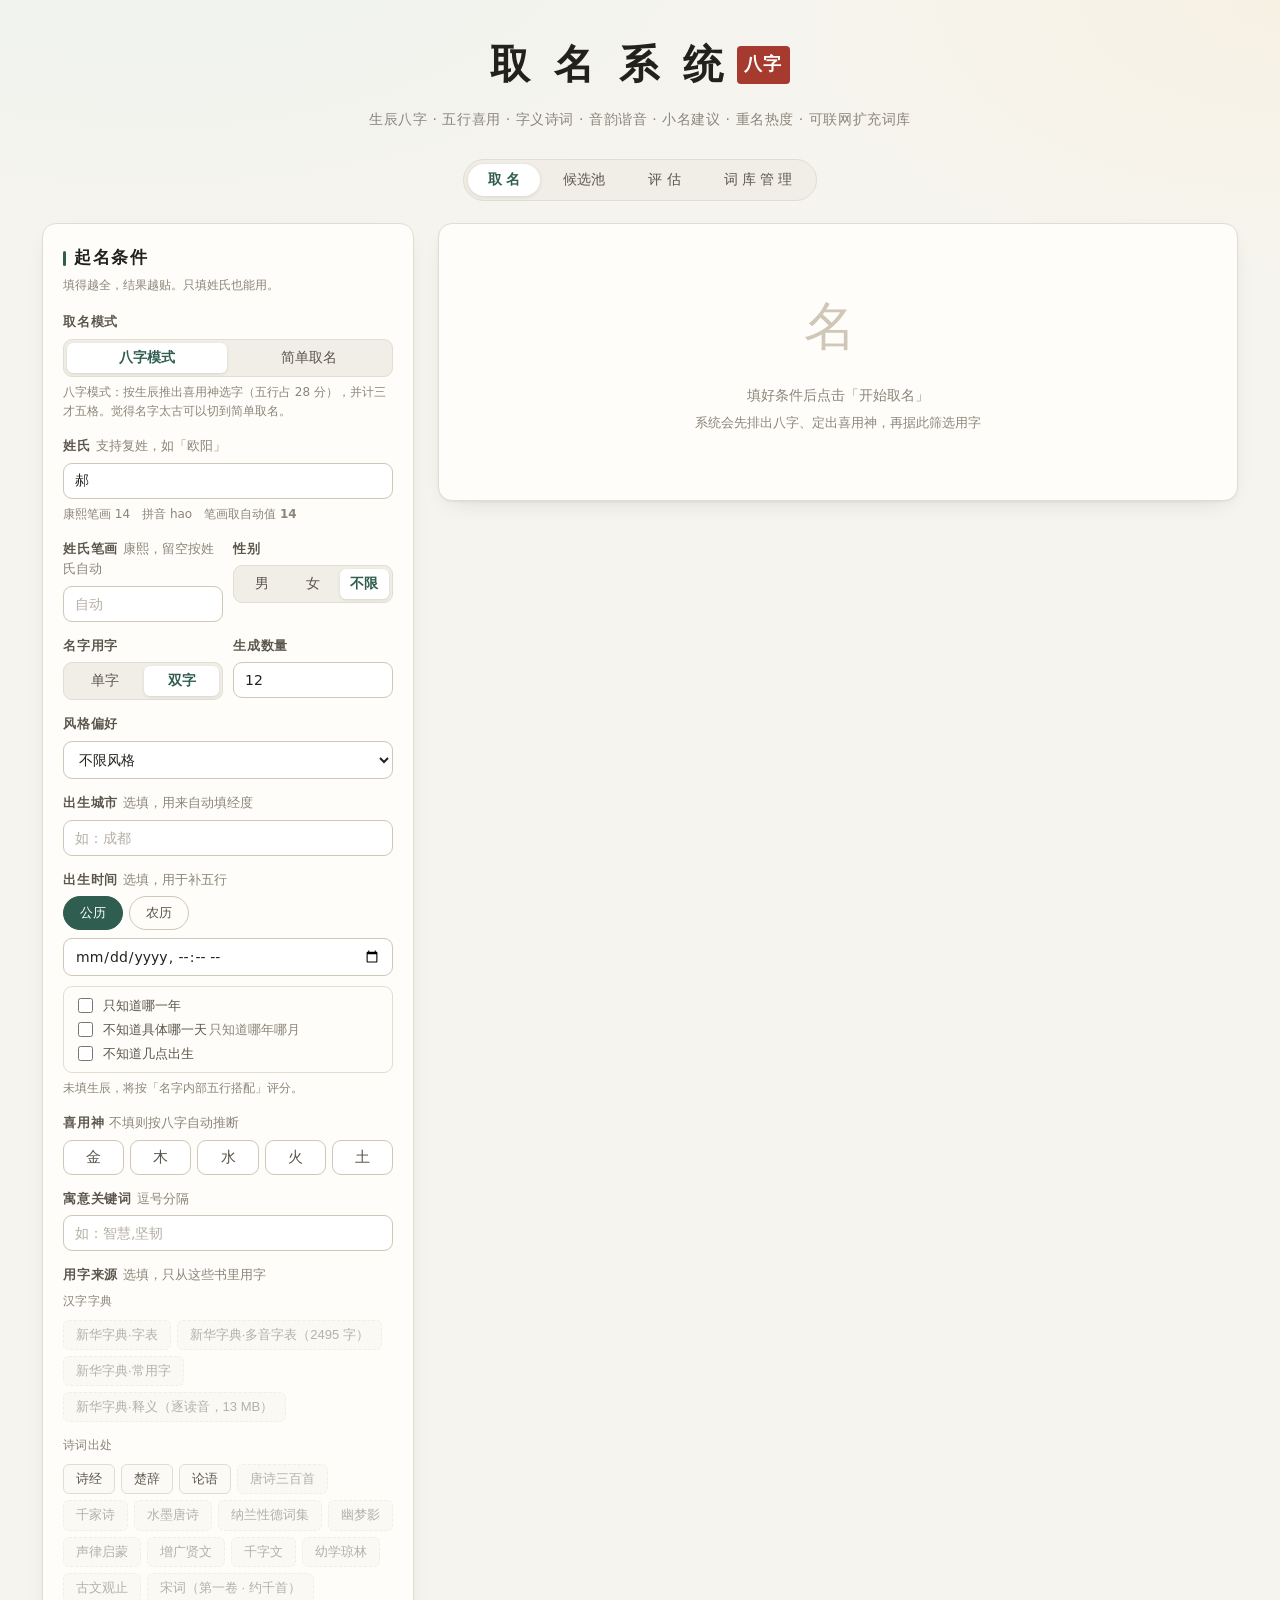
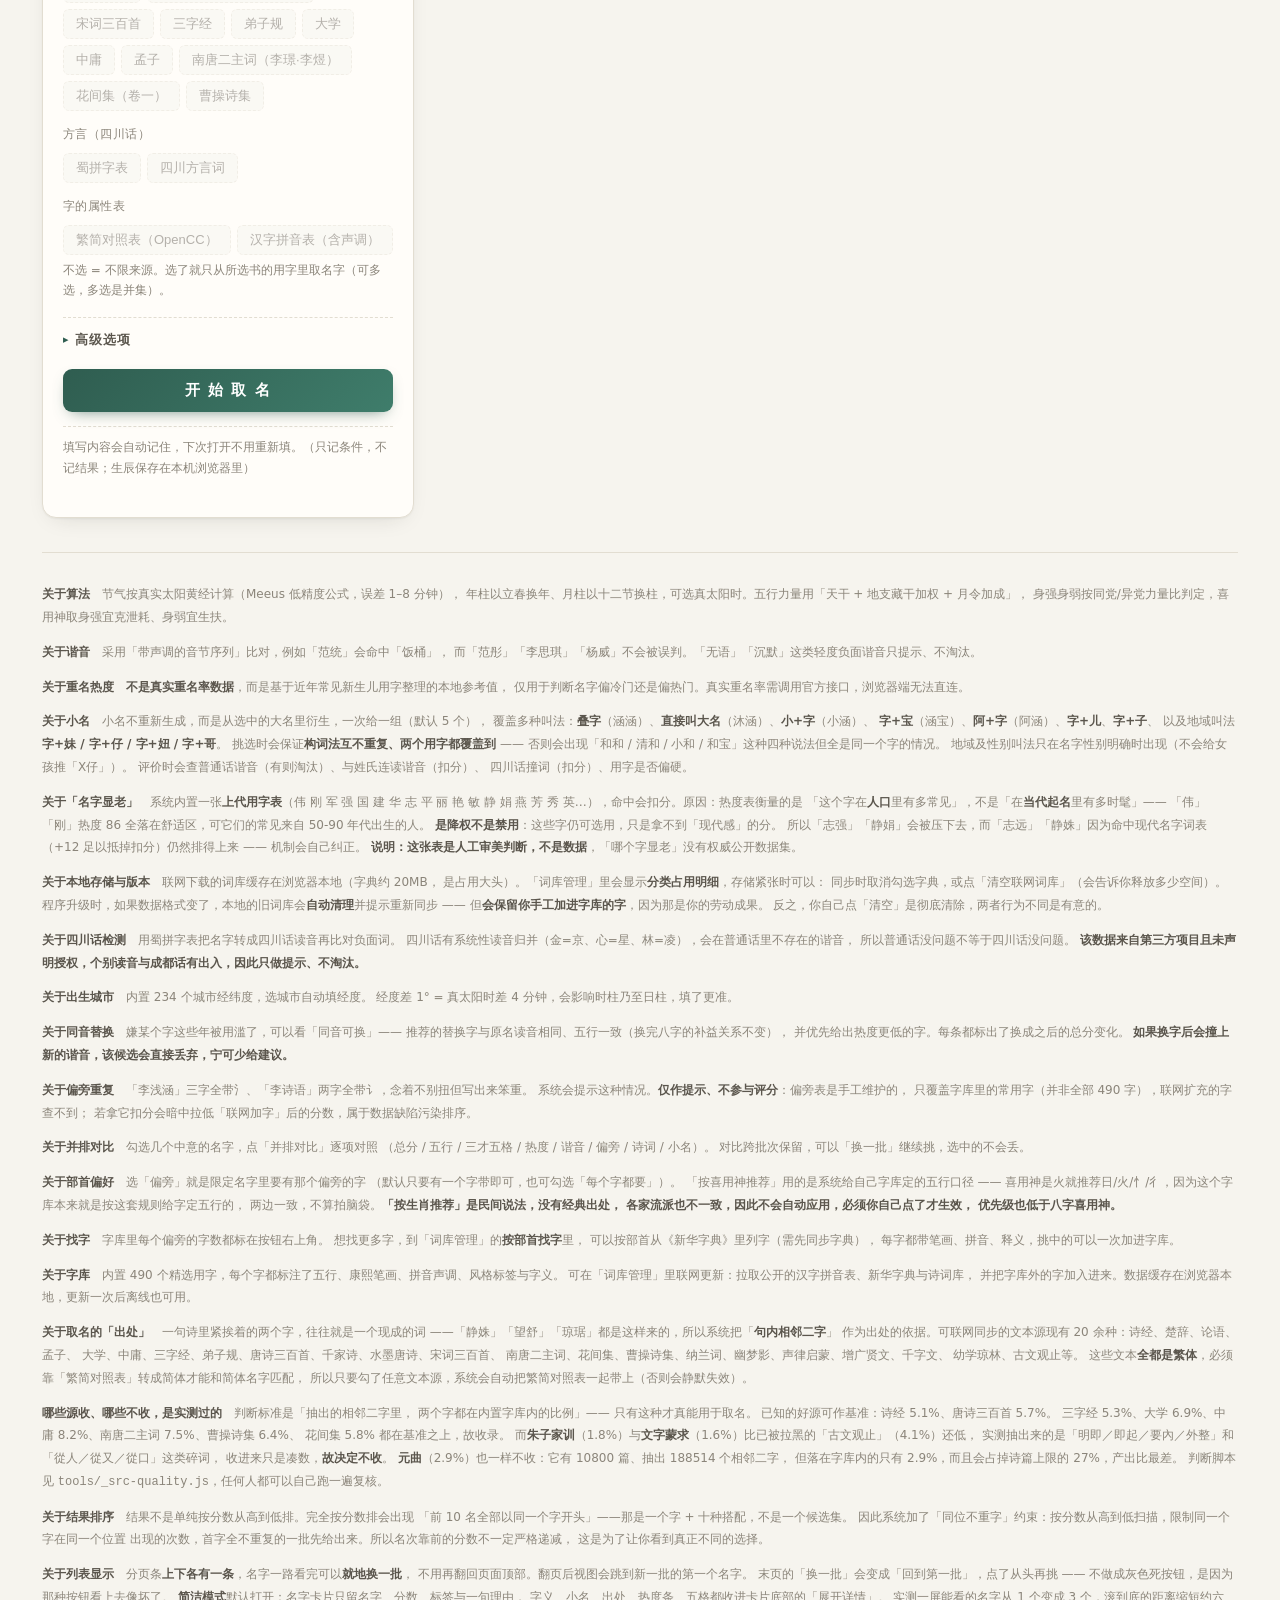
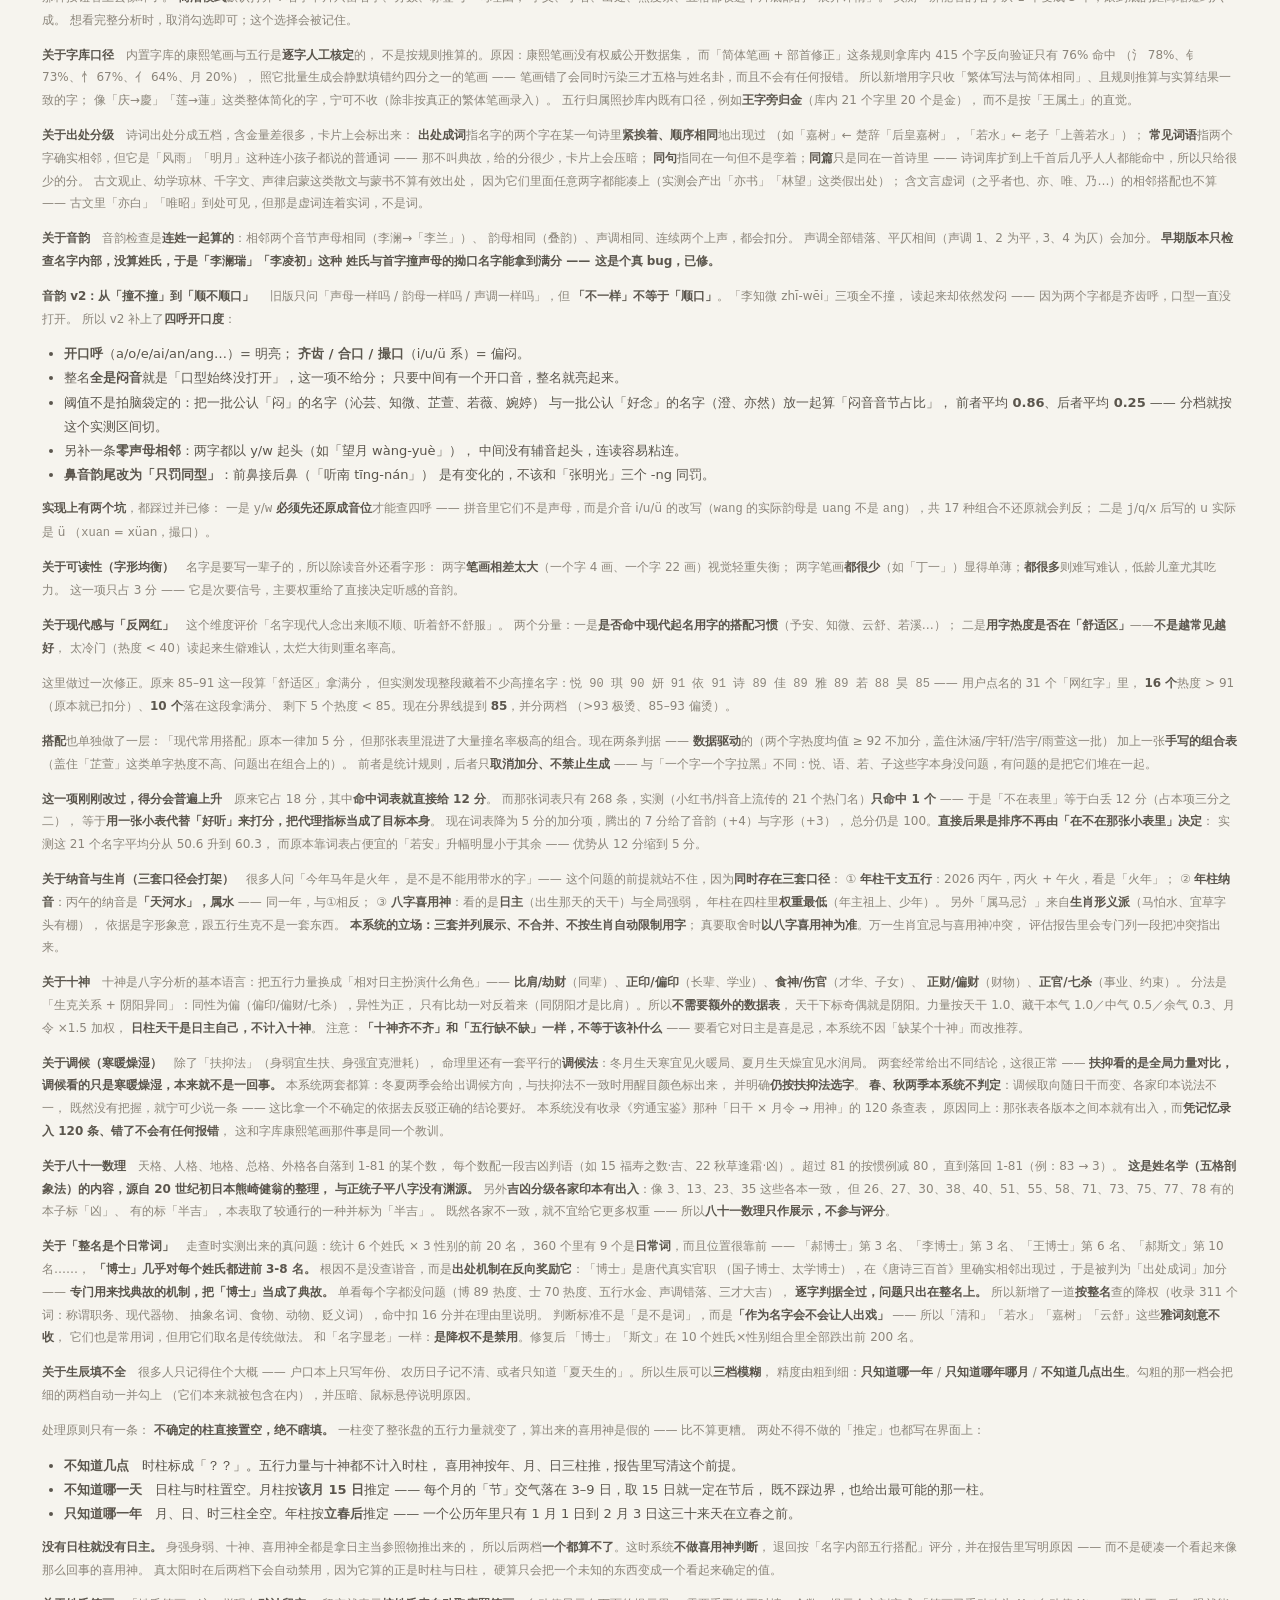
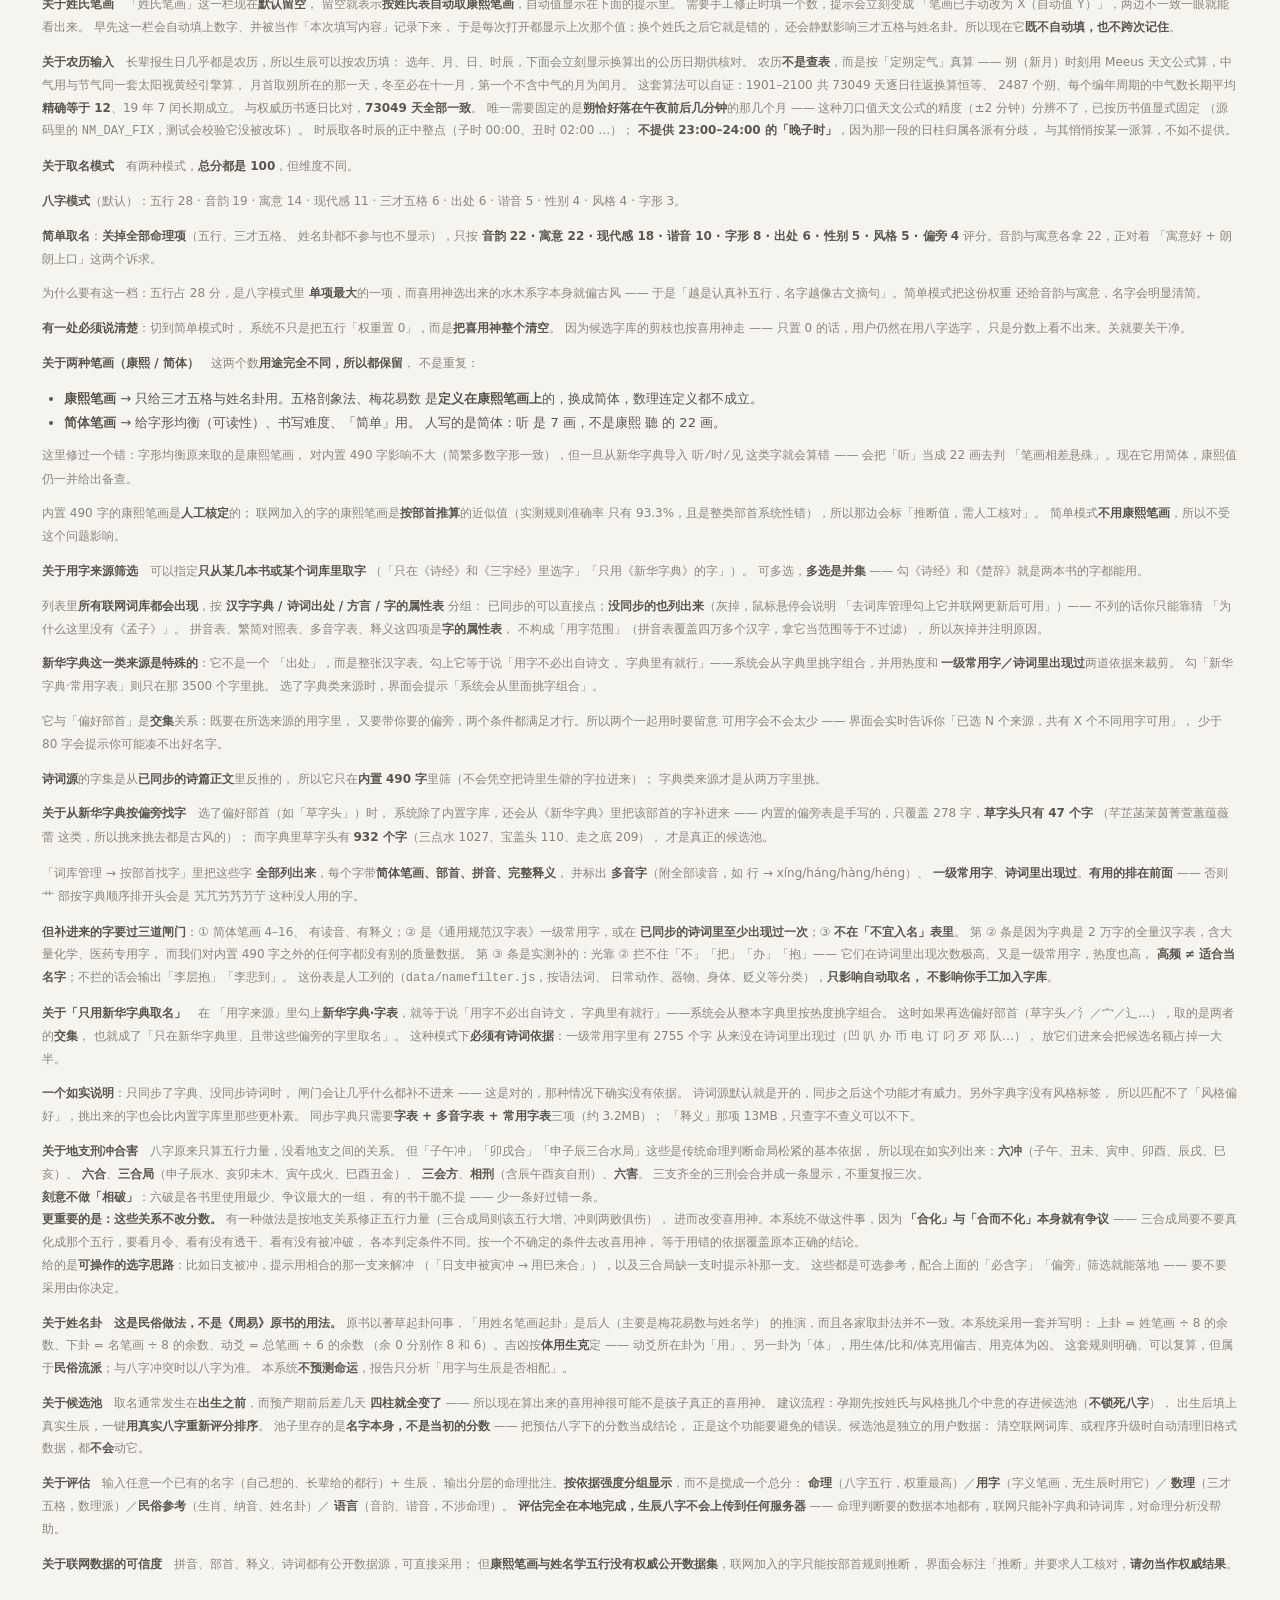
<file: web/index.html>
<!DOCTYPE html>
<html lang="zh-CN">
<head>
<meta charset="UTF-8">
<meta name="viewport" content="width=device-width, initial-scale=1">
<title>取名系统 · 五行八字</title>
<link rel="stylesheet" href="css/styles.css">
</head>
<body>

<div class="wrap">

  <header class="masthead">
    <h1>取 名 系 统<span class="seal">八字</span></h1>
    <p>生辰八字 · 五行喜用 · 字义诗词 · 音韵谐音 · 小名建议 · 重名热度 · 可联网扩充词库</p>
  </header>

  <div class="toolbar">
    <div class="view-switch" id="viewSwitch" role="group" aria-label="视图切换">
      <button type="button" data-view="naming" aria-pressed="true">取 名</button>
      <button type="button" data-view="pool">候选池<span class="dot" id="poolDot" hidden></span></button>
      <button type="button" data-view="eval">评 估</button>
      <button type="button" data-view="lexicon">词 库 管 理<span class="dot" id="lexDot" hidden></span></button>
    </div>
  </div>

  <div class="layout" id="viewNaming">

    <!-- ============ 左侧表单 ============ -->
    <form class="panel form-panel" id="form" autocomplete="off">
      <h2>起名条件</h2>
      <p class="hint">填得越全，结果越贴。只填姓氏也能用。</p>

      <div class="field">
        <label>取名模式</label>
        <div class="segmented" id="modeSeg" role="group">
          <button type="button" data-v="bazi" aria-pressed="true">八字模式</button>
          <button type="button" data-v="simple">简单取名</button>
        </div>
        <p class="hint" id="modeHint" style="margin:6px 0 0"></p>
      </div>

      <div class="field">
        <label for="surname">姓氏 <span class="sub">支持复姓，如「欧阳」</span></label>
        <input type="text" id="surname" list="surnameList" maxlength="2"
               placeholder="请输入姓氏" value="郝">
        <datalist id="surnameList"></datalist>
        <p class="hint" id="surnameInfo" style="margin:6px 0 0"></p>
      </div>

      <div class="row2">
        <div class="field">
          <label for="strokes">姓氏笔画 <span class="sub">康熙，留空按姓氏自动</span></label>
          <input type="number" id="strokes" min="1" max="40" placeholder="自动">
        </div>
        <div class="field">
          <label>性别</label>
          <div class="segmented" id="genderSeg" role="group">
            <button type="button" data-v="男">男</button>
            <button type="button" data-v="女">女</button>
            <button type="button" data-v="中性" aria-pressed="true">不限</button>
          </div>
        </div>
      </div>

      <div class="row2">
        <div class="field">
          <label>名字用字</label>
          <div class="segmented" id="lenSeg" role="group">
            <button type="button" data-v="1">单字</button>
            <button type="button" data-v="2" aria-pressed="true">双字</button>
          </div>
        </div>
        <div class="field">
          <label for="top">生成数量</label>
          <input type="number" id="top" min="3" max="60" value="12">
        </div>
      </div>

      <div class="field">
        <label for="style">风格偏好</label>
        <select id="style"></select>
      </div>

      <div class="field">
        <label for="city">出生城市 <span class="sub">选填，用来自动填经度</span></label>
        <input type="text" id="city" list="cityList" placeholder="如：成都" autocomplete="off">
        <datalist id="cityList"></datalist>
        <p class="hint" id="cityHint" style="margin:6px 0 0"></p>
      </div>

      <div class="field">
        <label for="birth" id="birthLabel">出生时间 <span class="sub">选填，用于补五行</span></label>
        <div class="cal-switch" id="calSwitch">
          <button type="button" data-cal="g" aria-pressed="true">公历</button>
          <button type="button" data-cal="l" aria-pressed="false">农历</button>
        </div>
        <input type="datetime-local" id="birth">
        <div id="lunarRow" hidden>
          <div class="lunar-grid">
            <select id="lunarYear" aria-label="农历年"></select>
            <select id="lunarMonth" aria-label="农历月"></select>
            <select id="lunarDay" aria-label="农历日"></select>
            <select id="lunarHour" aria-label="出生时辰"></select>
          </div>
        </div>
        <!-- 只知道年份 / 只知道年月时，用这两个下拉代替精确日期。 -->
        <div class="fuzzy-grid" id="fuzzyRow" hidden>
          <select id="fuzzyYear" aria-label="出生年份"></select>
          <select id="fuzzyMonth" aria-label="出生月份"></select>
        </div>
        <div class="fuzzy-checks" id="fuzzyChecks">
          <label class="check">
            <input type="checkbox" id="birthNoMonth">
            <span>只知道哪一年</span>
          </label>
          <label class="check">
            <input type="checkbox" id="birthNoDay">
            <span>不知道具体哪一天<span class="sub">只知道哪年哪月</span></span>
          </label>
          <label class="check">
            <input type="checkbox" id="birthNoHour">
            <span>不知道几点出生</span>
          </label>
        </div>
        <p class="hint" id="lunarEcho" hidden style="margin:6px 0 0"></p>
        <p class="hint" id="baziHint" style="margin:6px 0 0"></p>
      </div>

      <div class="field">
        <label>喜用神 <span class="sub">不填则按八字自动推断</span></label>
        <div class="wx-chips" id="xiSeg"></div>
      </div>

      <div class="field">
        <label for="keywords">寓意关键词 <span class="sub">逗号分隔</span></label>
        <input type="text" id="keywords" placeholder="如：智慧,坚韧">
      </div>

      <div class="field">
        <label>用字来源 <span class="sub">选填，只从这些书里用字</span></label>
        <div class="src-chips" id="srcSeg"></div>
        <p class="hint" id="srcHint" style="margin:6px 0 0"></p>
      </div>

      <details class="advanced">
        <summary>高级选项</summary>

        <div class="field">
          <label>偏好部首 <span class="sub">名字里要有这些偏旁的字</span></label>
          <div class="rad-chips" id="radSeg"></div>
          <input type="text" id="radCustom" placeholder="也可自己输入部首，逗号分隔，如 艹,氵,宀"
                 autocomplete="off">
          <div class="rad-actions">
            <button type="button" class="btn ghost tiny" id="radByXi">按喜用神推荐</button>
            <button type="button" class="btn ghost tiny" id="radByZodiac">按生肖推荐</button>
            <button type="button" class="btn ghost tiny" id="radClear">清空</button>
          </div>
          <label class="check" style="margin-top:8px">
            <input type="checkbox" id="radAll">
            <span>名中每个字都要带所选偏旁（默认只要有一个）</span>
          </label>
          <p class="hint" id="radHint" style="margin:6px 0 0"></p>
        </div>

        <div class="field">
          <label for="radAvoid">避用部首 <span class="sub">名字里不要出现这些偏旁</span></label>
          <input type="text" id="radAvoid" placeholder="如：刂,戈" autocomplete="off">
        </div>

        <div class="field">
          <label for="taboo">避用字 <span class="sub">名字中不要出现</span></label>
          <input type="text" id="taboo" placeholder="如：梓,涵">
        </div>

        <div class="field">
          <label for="mustInclude">必含字 <span class="sub">结果中必须包含</span></label>
          <input type="text" id="mustInclude" placeholder="如：清">
        </div>

        <label class="check" style="margin-bottom:12px">
          <input type="checkbox" id="useTST">
          <span>启用真太阳时（按经度与均时差校正时柱）</span>
        </label>

        <label class="check" style="margin-bottom:12px">
          <input type="checkbox" id="useSC">
          <span>四川话谐音提示（需先在「词库管理」同步蜀拼字表）</span>
        </label>

        <div class="field">
          <label for="longitude">出生地经度 <span class="sub">东经，选城市会自动填</span></label>
          <!-- step 必须是 any：城市表里是两位小数（如成都 104.07），
               若写 step="0.1" 会因不是 0.1 的整数倍而使整个表单校验失败，
               而该字段又在折叠面板里，浏览器报错提示不可见。 -->
          <input type="number" id="longitude" step="any" min="-180" max="180"
                 placeholder="120 = 东八区标准经线">
        </div>
      </details>

      <div style="margin-top:18px">
        <button type="submit" class="btn" id="go">开 始 取 名</button>
      </div>

      <p class="hint pref-hint" id="prefHint"></p>
    </form>

    <!-- ============ 右侧结果 ============ -->
    <section class="results" id="results">
      <div class="panel empty" id="empty">
        <div class="glyph">名</div>
        <p>填好条件后点击「开始取名」</p>
        <p style="font-size:12.5px">系统会先排出八字、定出喜用神，再据此筛选用字</p>
      </div>
    </section>

  </div>

  <!-- ============ 候选池视图（孕期备选，出生后重筛） ============ -->
  <section class="panel" id="viewPool" hidden></section>

  <!-- ============ 评估视图（输入已有名字，出命理批注） ============ -->
  <section class="panel" id="viewEval" hidden></section>

  <!-- ============ 词库管理视图（联网扩充） ============ -->
  <section class="panel lex-panel" id="viewLexicon" hidden></section>

  <div class="foot-note">
    <p><b>关于算法</b>　节气按真实太阳黄经计算（Meeus 低精度公式，误差 1–8 分钟），
       年柱以立春换年、月柱以十二节换柱，可选真太阳时。五行力量用「天干 + 地支藏干加权 + 月令加成」，
       身强身弱按同党/异党力量比判定，喜用神取身强宜克泄耗、身弱宜生扶。</p>
    <p><b>关于谐音</b>　采用「带声调的音节序列」比对，例如「范统」会命中「饭桶」，
       而「范彤」「李思琪」「杨威」不会被误判。「无语」「沉默」这类轻度负面谐音只提示、不淘汰。</p>
    <p><b>关于重名热度</b>　<b>不是真实重名率数据</b>，而是基于近年常见新生儿用字整理的本地参考值，
       仅用于判断名字偏冷门还是偏热门。真实重名率需调用官方接口，浏览器端无法直连。</p>
    <p><b>关于小名</b>　小名不重新生成，而是从选中的大名里衍生，一次给一组（默认 5 个），
       覆盖多种叫法：<b>叠字</b>（涵涵）、<b>直接叫大名</b>（沐涵）、<b>小+字</b>（小涵）、
       <b>字+宝</b>（涵宝）、<b>阿+字</b>（阿涵）、<b>字+儿</b>、<b>字+子</b>、
       以及地域叫法 <b>字+妹 / 字+仔 / 字+妞 / 字+哥</b>。
       挑选时会保证<b>构词法互不重复、两个用字都覆盖到</b> ——
       否则会出现「和和 / 清和 / 小和 / 和宝」这种四种说法但全是同一个字的情况。
       地域及性别叫法只在名字性别明确时出现（不会给女孩推「X仔」）。
       评价时会查普通话谐音（有则淘汰）、与姓氏连读谐音（扣分）、
       四川话撞词（扣分）、用字是否偏硬。</p>
    <p><b>关于「名字显老」</b>　系统内置一张<b>上代用字表</b>（伟 刚 军 强 国 建 华 志 平
       丽 艳 敏 静 娟 燕 芳 秀 英…），命中会扣分。原因：热度表衡量的是
       「这个字在<b>人口</b>里有多常见」，不是「在<b>当代起名</b>里有多时髦」——
       「伟」「刚」热度 86 全落在舒适区，可它们的常见来自 50-90 年代出生的人。
       <b>是降权不是禁用</b>：这些字仍可选用，只是拿不到「现代感」的分。
       所以「志强」「静娟」会被压下去，而「志远」「静姝」因为命中现代名字词表
       （+12 足以抵掉扣分）仍然排得上来 —— 机制会自己纠正。
       <b>说明：这张表是人工审美判断，不是数据</b>，「哪个字显老」没有权威公开数据集。</p>
    <p><b>关于本地存储与版本</b>　联网下载的词库缓存在浏览器本地（字典约 20MB，
       是占用大头）。「词库管理」里会显示<b>分类占用明细</b>，存储紧张时可以：
       同步时取消勾选字典，或点「清空联网词库」（会告诉你释放多少空间）。
       程序升级时，如果数据格式变了，本地的旧词库会<b>自动清理</b>并提示重新同步 ——
       但<b>会保留你手工加进字库的字</b>，因为那是你的劳动成果。
       反之，你自己点「清空」是彻底清除，两者行为不同是有意的。</p>
    <p><b>关于四川话检测</b>　用蜀拼字表把名字转成四川话读音再比对负面词。
       四川话有系统性读音归并（金=京、心=星、林=凌），会在普通话里不存在的谐音，
       所以普通话没问题不等于四川话没问题。
       <b>该数据来自第三方项目且未声明授权，个别读音与成都话有出入，因此只做提示、不淘汰。</b></p>
    <p><b>关于出生城市</b>　内置 234 个城市经纬度，选城市自动填经度。
       经度差 1° = 真太阳时差 4 分钟，会影响时柱乃至日柱，填了更准。</p>
    <p><b>关于同音替换</b>　嫌某个字这些年被用滥了，可以看「同音可换」——
       推荐的替换字与原名读音相同、五行一致（换完八字的补益关系不变），
       并优先给出热度更低的字。每条都标出了换成之后的总分变化。
       <b>如果换字后会撞上新的谐音，该候选会直接丢弃，宁可少给建议。</b></p>
    <p><b>关于偏旁重复</b>　「李浅涵」三字全带氵、「李诗语」两字全带讠，念着不别扭但写出来笨重。
       系统会提示这种情况。<b>仅作提示、不参与评分</b>：偏旁表是手工维护的，
       只覆盖字库里的常用字（并非全部 <span class="lib-count">?</span> 字），联网扩充的字查不到；
       若拿它扣分会暗中拉低「联网加字」后的分数，属于数据缺陷污染排序。</p>
    <p><b>关于并排对比</b>　勾选几个中意的名字，点「并排对比」逐项对照
       （总分 / 五行 / 三才五格 / 热度 / 谐音 / 偏旁 / 诗词 / 小名）。
       对比跨批次保留，可以「换一批」继续挑，选中的不会丢。</p>
    <p><b>关于部首偏好</b>　选「偏旁」就是限定名字里要有那个偏旁的字
       （默认只要有一个字带即可，也可勾选「每个字都要」）。
       「按喜用神推荐」用的是系统给自己字库定的五行口径 ——
       喜用神是火就推荐日/火/忄/彳，因为这个字库本来就是按这套规则给字定五行的，
       两边一致，不算拍脑袋。<b>「按生肖推荐」是民间说法，没有经典出处，
       各家流派也不一致，因此不会自动应用，必须你自己点了才生效，
       优先级也低于八字喜用神。</b></p>
    <p><b>关于找字</b>　字库里每个偏旁的字数都标在按钮右上角。
       想找更多字，到「词库管理」的<b>按部首找字</b>里，
       可以按部首从《新华字典》里列字（需先同步字典），
       每字都带笔画、拼音、释义，挑中的可以一次加进字库。</p>
    <p><b>关于字库</b>　内置 <span class="lib-count">?</span> 个精选用字，每个字都标注了五行、康熙笔画、拼音声调、风格标签与字义。
       可在「词库管理」里联网更新：拉取公开的汉字拼音表、新华字典与诗词库，
       并把字库外的字加入进来。数据缓存在浏览器本地，更新一次后离线也可用。</p>
    <p><b>关于取名的「出处」</b>　一句诗里紧挨着的两个字，往往就是一个现成的词
       ——「静姝」「望舒」「琼琚」都是这样来的，所以系统把「<b>句内相邻二字</b>」
       作为出处的依据。可联网同步的文本源现有 20 余种：诗经、楚辞、论语、孟子、
       大学、中庸、三字经、弟子规、唐诗三百首、千家诗、水墨唐诗、宋词三百首、
       南唐二主词、花间集、曹操诗集、纳兰词、幽梦影、声律启蒙、增广贤文、千字文、
       幼学琼林、古文观止等。
       这些文本<b>全都是繁体</b>，必须靠「繁简对照表」转成简体才能和简体名字匹配，
       所以只要勾了任意文本源，系统会自动把繁简对照表一起带上（否则会静默失效）。</p>
    <p><b>哪些源收、哪些不收，是实测过的</b>　判断标准是「抽出的相邻二字里，
       两个字都在内置字库内的比例」—— 只有这种才真能用于取名。
       已知的好源可作基准：诗经 5.1%、唐诗三百首 5.7%。
       三字经 5.3%、大学 6.9%、中庸 8.2%、南唐二主词 7.5%、曹操诗集 6.4%、
       花间集 5.8% 都在基准之上，故收录。
       而<b>朱子家训</b>（1.8%）与<b>文字蒙求</b>（1.6%）比已被拉黑的「古文观止」（4.1%）还低，
       实测抽出来的是「明即／即起／要內／外整」和「從人／從又／從口」这类碎词，
       收进来只是凑数，<b>故决定不收</b>。
       <b>元曲</b>（2.9%）也一样不收：它有 10800 篇、抽出 188514 个相邻二字，
       但落在字库内的只有 2.9%，而且会占掉诗篇上限的 27%，产出比最差。
       判断脚本见 <code>tools/_src-quality.js</code>，任何人都可以自己跑一遍复核。</p>
    <p><b>关于结果排序</b>　结果不是单纯按分数从高到低排。完全按分数排会出现
       「前 10 名全部以同一个字开头」——那是一个字 + 十种搭配，不是一个候选集。
       因此系统加了「同位不重字」约束：按分数从高到低扫描，限制同一个字在同一个位置
       出现的次数，首字全不重复的一批先给出来。所以名次靠前的分数不一定严格递减，
       这是为了让你看到真正不同的选择。</p>
    <p><b>关于列表显示</b>　分页条<b>上下各有一条</b>，名字一路看完可以<b>就地换一批</b>，
       不用再翻回页面顶部。翻页后视图会跳到新一批的第一个名字。
       末页的「换一批」会变成「回到第一批」，点了从头再挑 ——
       不做成灰色死按钮，是因为那种按钮看上去像坏了。
       <b>简洁模式</b>默认打开：名字卡片只留名字、分数、标签与一句理由，
       字义、小名、出处、热度条、五格都收进卡片底部的「展开详情」。
       实测一屏能看的名字从 1 个变成 3 个，滚到底的距离缩短约六成。
       想看完整分析时，取消勾选即可；这个选择会被记住。</p>
    <p><b>关于字库口径</b>　内置字库的康熙笔画与五行是<b>逐字人工核定</b>的，
       不是按规则推算的。原因：康熙笔画没有权威公开数据集，
       而「简体笔画 + 部首修正」这条规则拿库内 415 个字反向验证只有 76% 命中
       （氵 78%、钅 73%、忄 67%、亻 64%、月 20%），
       照它批量生成会静默填错约四分之一的笔画 ——
       笔画错了会同时污染三才五格与姓名卦，而且不会有任何报错。
       所以新增用字只收「繁体写法与简体相同」、且规则推算与实算结果一致的字；
       像「庆→慶」「莲→蓮」这类整体简化的字，宁可不收（除非按真正的繁体笔画录入）。
       五行归属照抄库内既有口径，例如<b>王字旁归金</b>（库内 21 个字里 20 个是金），
       而不是按「王属土」的直觉。</p>
    <p><b>关于出处分级</b>　诗词出处分成五档，含金量差很多，卡片上会标出来：
       <b>出处成词</b>指名字的两个字在某一句诗里<b>紧挨着、顺序相同</b>地出现过
       （如「嘉树」← 楚辞「后皇嘉树」，「若水」← 老子「上善若水」）；
       <b>常见词语</b>指两个字确实相邻，但它是「风雨」「明月」这种连小孩子都说的普通词 ——
       那不叫典故，给的分很少，卡片上会压暗；
       <b>同句</b>指同在一句但不是孪着；<b>同篇</b>只是同在一首诗里 ——
       诗词库扩到上千首后几乎人人都能命中，所以只给很少的分。
       古文观止、幼学琼林、千字文、声律启蒙这类散文与蒙书不算有效出处，
       因为它们里面任意两字都能凑上（实测会产出「亦书」「林望」这类假出处）；
       含文言虚词（之乎者也、亦、唯、乃…）的相邻搭配也不算 ——
       古文里「亦白」「唯昭」到处可见，但那是虚词连着实词，不是词。</p>
    <p><b>关于音韵</b>　音韵检查是<b>连姓一起算的</b>：相邻两个音节声母相同（李澜→「李兰」）、
       韵母相同（叠韵）、声调相同、连续两个上声，都会扣分。
       声调全部错落、平仄相间（声调 1、2 为平，3、4 为仄）会加分。
       <b>早期版本只检查名字内部，没算姓氏，于是「李澜瑞」「李凌初」这种
       姓氏与首字撞声母的拗口名字能拿到满分 —— 这是个真 bug，已修。</b></p>
    <p style="margin-top:10px"><b>音韵 v2：从「撞不撞」到「顺不顺口」</b>　
       旧版只问「声母一样吗 / 韵母一样吗 / 声调一样吗」，但
       <b>「不一样」不等于「顺口」</b>。「李知微 zhī-wēi」三项全不撞，
       读起来却依然发闷 —— 因为两个字都是<span class="sub">齐齿呼</span>，口型一直没打开。
       所以 v2 补上了<b>四呼开口度</b>：</p>
    <ul style="margin:8px 0 0;padding-left:22px;color:var(--ink-2);font-size:13px;line-height:1.85">
      <li><b>开口呼</b>（a/o/e/ai/an/ang…）= 明亮；
          <b>齐齿 / 合口 / 撮口</b>（i/u/ü 系）= 偏闷。</li>
      <li>整名<b>全是闷音</b>就是「口型始终没打开」，这一项不给分；
          只要中间有一个开口音，整名就亮起来。</li>
      <li>阈值不是拍脑袋定的：把一批公认「闷」的名字（沁芸、知微、芷萱、若薇、婉婷）
          与一批公认「好念」的名字（澄、亦然）放一起算「闷音音节占比」，
          前者平均 <b>0.86</b>、后者平均 <b>0.25</b> —— 分档就按这个实测区间切。</li>
      <li>另补一条<b>零声母相邻</b>：两字都以 y/w 起头（如「望月 wàng-yuè」），
          中间没有辅音起头，连读容易粘连。</li>
      <li><b>鼻音韵尾改为「只罚同型」</b>：前鼻接后鼻（「听南 tīng-nán」）
          是有变化的，不该和「张明光」三个 -ng 同罚。</li>
    </ul>
    <p style="margin-top:10px"><b>实现上有两个坑</b>，都踩过并已修：
       一是 <code>y</code>/<code>w</code> <b>必须先还原成音位</b>才能查四呼 ——
       拼音里它们不是声母，而是介音 i/u/ü 的改写（<code>wang</code> 的实际韵母是
       <code>uang</code> 不是 <code>ang</code>），共 17 种组合不还原就会判反；
       二是 <code>j</code>/<code>q</code>/<code>x</code> 后写的 u 实际是 ü
       （<code>xuan</code> = xüan，撮口）。</p>
    <p><b>关于可读性（字形均衡）</b>　名字是要写一辈子的，所以除读音外还看字形：
       两字<b>笔画相差太大</b>（一个字 4 画、一个字 22 画）视觉轻重失衡；
       两字笔画<b>都很少</b>（如「丁一」）显得单薄；<b>都很多</b>则难写难认，低龄儿童尤其吃力。
       这一项只占 3 分 —— 它是次要信号，主要权重给了直接决定听感的音韵。</p>
    <p><b>关于现代感与「反网红」</b>　这个维度评价「名字现代人念出来顺不顺、听着舒不舒服」。
       两个分量：一是<b>是否命中现代起名用字的搭配习惯</b>（予安、知微、云舒、若溪…）；
       二是<b>用字热度是否在「舒适区」</b>——<b>不是越常见越好</b>，
       太冷门（热度 &lt; 40）读起来生僻难认，太烂大街则重名率高。</p>
    <p style="margin-top:10px">这里做过一次修正。原来 85–91 这一段算「舒适区」拿满分，
       但实测发现整段藏着不少高撞名字：<code>悦 90 琪 90 妍 91 依 91
       诗 89 佳 89 雅 89 若 88 昊 85</code> —— 用户点名的 31 个「网红字」里，
       <b>16 个</b>热度 &gt; 91（原本就已扣分）、<b>10 个</b>落在这段拿满分、
       剩下 5 个热度 &lt; 85。现在分界线提到 <b>85</b>，并分两档
       （&gt;93 极烫、85–93 偏烫）。</p>
    <p style="margin-top:10px"><b>搭配</b>也单独做了一层：「现代常用搭配」原本一律加 5 分，
       但那张表里混进了大量撞名率极高的组合。现在两条判据 ——
       <b>数据驱动</b>的（两个字热度均值 ≥ 92 不加分，盖住沐涵/宇轩/浩宇/雨萱这一批）
       加上一张<b>手写的组合表</b>（盖住「芷萱」这类单字热度不高、问题出在组合上的）。
       前者是统计规则，后者只<b>取消加分、不禁止生成</b> ——
       与「一个字一个字拉黑」不同：悦、语、若、子这些字本身没问题，有问题的是把它们堆在一起。</p>
    <p><b>这一项刚刚改过，得分会普遍上升</b>　原来它占 18 分，其中<b>命中词表就直接给 12 分</b>。
       而那张词表只有 268 条，实测（小红书/抖音上流传的 21 个热门名）<b>只命中 1 个</b> ——
       于是「不在表里」等于白丢 12 分（占本项三分之二），
       等于<b>用一张小表代替「好听」来打分，把代理指标当成了目标本身</b>。
       现在词表降为 5 分的加分项，腾出的 7 分给了音韵（+4）与字形（+3），
       总分仍是 100。<b>直接后果是排序不再由「在不在那张小表里」决定</b>：
       实测这 21 个名字平均分从 50.6 升到 60.3，
       而原本靠词表占便宜的「若安」升幅明显小于其余 —— 优势从 12 分缩到 5 分。</p>
    <p><b>关于纳音与生肖（三套口径会打架）</b>　很多人问「今年马年是火年，
       是不是不能用带水的字」—— 这个问题的前提就站不住，因为<b>同时存在三套口径</b>：
       ① <b>年柱干支五行</b>：2026 丙午，丙火 + 午火，看是「火年」；
       ② <b>年柱纳音</b>：丙午的纳音是<b>「天河水」，属水</b> —— 同一年，与①相反；
       ③ <b>八字喜用神</b>：看的是<b>日主</b>（出生那天的天干）与全局强弱，
       年柱在四柱里<b>权重最低</b>（年主祖上、少年）。
       另外「属马忌氵」来自<b>生肖形义派</b>（马怕水、宜草字头有棚），
       依据是字形象意，跟五行生克不是一套东西。
       <b>本系统的立场：三套并列展示、不合并、不按生肖自动限制用字</b>；
       真要取舍时<b>以八字喜用神为准</b>。万一生肖宜忌与喜用神冲突，
       评估报告里会专门列一段把冲突指出来。</p>
    <p><b>关于十神</b>　十神是八字分析的基本语言：把五行力量换成「相对日主扮演什么角色」——
       <b>比肩/劫财</b>（同辈）、<b>正印/偏印</b>（长辈、学业）、<b>食神/伤官</b>（才华、子女）、
       <b>正财/偏财</b>（财物）、<b>正官/七杀</b>（事业、约束）。
       分法是「生克关系 + 阴阳异同」：同性为偏（偏印/偏财/七杀），异性为正，
       只有比劫一对反着来（同阴阳才是比肩）。所以<b>不需要额外的数据表</b>，
       天干下标奇偶就是阴阳。力量按天干 1.0、藏干本气 1.0／中气 0.5／余气 0.3、月令 ×1.5 加权，
       <b>日柱天干是日主自己，不计入十神</b>。
       注意：<b>「十神齐不齐」和「五行缺不缺」一样，不等于该补什么</b> ——
       要看它对日主是喜是忌，本系统不因「缺某个十神」而改推荐。</p>
    <p><b>关于调候（寒暖燥湿）</b>　除了「扶抑法」（身弱宜生扶、身强宜克泄耗），
       命理里还有一套平行的<b>调候法</b>：冬月生天寒宜见火暖局、夏月生天燥宜见水润局。
       两套经常给出不同结论，这很正常 ——
       <b>扶抑看的是全局力量对比，调候看的只是寒暖燥湿，本来就不是一回事。</b>
       本系统两套都算：冬夏两季会给出调候方向，与扶抑法不一致时用醒目颜色标出来，
       并明确<b>仍按扶抑法选字</b>。
       <b>春、秋两季本系统不判定</b>：调候取向随日干而变、各家印本说法不一，
       既然没有把握，就宁可少说一条 —— 这比拿一个不确定的依据去反驳正确的结论要好。
       本系统没有收录《穷通宝鉴》那种「日干 × 月令 → 用神」的 120 条查表，
       原因同上：那张表各版本之间本就有出入，而<b>凭记忆录入 120 条、错了不会有任何报错</b>，
       这和字库康熙笔画那件事是同一个教训。</p>
    <p><b>关于八十一数理</b>　天格、人格、地格、总格、外格各自落到 1-81 的某个数，
       每个数配一段吉凶判语（如 15 福寿之数·吉、22 秋草逢霜·凶）。超过 81 的按惯例减 80，
       直到落回 1-81（例：83 → 3）。
       <b>这是姓名学（五格剖象法）的内容，源自 20 世纪初日本熊崎健翁的整理，
       与正统子平八字没有渊源。</b>
       另外<b>吉凶分级各家印本有出入</b>：像 3、13、23、35 这些各本一致，
       但 26、27、30、38、40、51、55、58、71、73、75、77、78 有的本子标「凶」、
       有的标「半吉」，本表取了较通行的一种并标为「半吉」。
       既然各家不一致，就不宜给它更多权重 —— 所以<b>八十一数理只作展示，不参与评分</b>。</p>
    <p><b>关于「整名是个日常词」</b>　走查时实测出来的真问题：统计 6 个姓氏 × 3 性别的前 20 名，
       360 个里有 9 个是<b>日常词</b>，而且位置很靠前 ——
       「郝博士」第 3 名、「李博士」第 3 名、「王博士」第 6 名、「郝斯文」第 10 名……，
       <b>「博士」几乎对每个姓氏都进前 3-8 名。</b>
       根因不是没查谐音，而是<b>出处机制在反向奖励它</b>：「博士」是唐代真实官职
       （国子博士、太学博士），在《唐诗三百首》里确实相邻出现过，
       于是被判为「出处成词」加分 —— <b>专门用来找典故的机制，把「博士」当成了典故。</b>
       单看每个字都没问题（博 89 热度、士 70 热度、五行水金、声调错落、三才大吉），
       <b>逐字判据全过，问题只出在整名上。</b>
       所以新增了一道<b>按整名</b>查的降权（收录 311 个词：称谓职务、现代器物、
       抽象名词、食物、动物、贬义词），命中扣 16 分并在理由里说明。
       判断标准不是「是不是词」，而是<b>「作为名字会不会让人出戏」</b> ——
       所以「清和」「若水」「嘉树」「云舒」这些<b>雅词刻意不收</b>，
       它们也是常用词，但用它们取名是传统做法。
       和「名字显老」一样：<b>是降权不是禁用</b>。修复后
       「博士」「斯文」在 10 个姓氏×性别组合里全部跌出前 200 名。</p>
    <p><b>关于生辰填不全</b>　很多人只记得住个大概 —— 户口本上只写年份、
       农历日子记不清、或者只知道「夏天生的」。所以生辰可以<b>三档模糊</b>，
       精度由粗到细：<b>只知道哪一年</b> / <b>只知道哪年哪月</b> /
       <b>不知道几点出生</b>。勾粗的那一档会把细的两档自动一并勾上
       （它们本来就被包含在内），并压暗、鼠标悬停说明原因。</p>
    <p style="margin-top:10px">处理原则只有一条：
       <b>不确定的柱直接置空，绝不瞎填。</b>
       一柱变了整张盘的五行力量就变了，算出来的喜用神是假的 —— 比不算更糟。
       两处不得不做的「推定」也都写在界面上：</p>
    <ul style="margin:8px 0 0;padding-left:22px;color:var(--ink-2);font-size:13px;line-height:1.85">
      <li><b>不知道几点</b>　时柱标成「？？」。五行力量与十神都不计入时柱，
         喜用神按年、月、日三柱推，报告里写清这个前提。</li>
      <li><b>不知道哪一天</b>　日柱与时柱置空。月柱按<b>该月 15 日</b>推定 ——
         每个月的「节」交气落在 3–9 日，取 15 日就一定在节后，
         既不踩边界，也给出最可能的那一柱。</li>
      <li><b>只知道哪一年</b>　月、日、时三柱全空。年柱按<b>立春后</b>推定 ——
         一个公历年里只有 1 月 1 日到 2 月 3 日这三十来天在立春之前。</li>
    </ul>
    <p style="margin-top:10px"><b>没有日柱就没有日主。</b>
       身强身弱、十神、喜用神全都是拿日主当参照物推出来的，
       所以后两档<b>一个都算不了</b>。这时系统<b>不做喜用神判断</b>，
       退回按「名字内部五行搭配」评分，并在报告里写明原因 ——
       而不是硬凑一个看起来像那么回事的喜用神。
       真太阳时在后两档下会自动禁用，因为它算的正是时柱与日柱，
       硬算只会把一个未知的东西变成一个看起来确定的值。</p>
    <p><b>关于姓氏笔画</b>　「姓氏笔画」这一栏现在<b>默认留空</b>，
       留空就表示<b>按姓氏表自动取康熙笔画</b>，自动值显示在下面的提示里。
       需要手工修正时填一个数，提示会立刻变成
       「笔画已手动改为 X（自动值 Y）」，两边不一致一眼就能看出来。
       早先这一栏会自动填上数字、并被当作「本次填写内容」记录下来，
       于是每次打开都显示上次那个值；换个姓氏之后它就是错的，
       还会静默影响三才五格与姓名卦。所以现在它<b>既不自动填，也不跨次记住</b>。</p>
    <p><b>关于农历输入</b>　长辈报生日几乎都是农历，所以生辰可以按农历填：
       选年、月、日、时辰，下面会立刻显示换算出的公历日期供核对。
       农历<b>不是查表</b>，而是按「定朔定气」真算 —— 朔（新月）时刻用
       Meeus 天文公式算，中气用与节气同一套太阳视黄经引擎算，
       月首取朔所在的那一天，冬至必在十一月，第一个不含中气的月为闰月。
       这套算法可以自证：1901–2100 共 73049 天逐日往返换算恒等、
       2487 个朔、每个编年周期的中气数长期平均<b>精确等于 12</b>、19 年 7 闰长期成立。
       与权威历书逐日比对，<b>73049 天全部一致</b>。
       唯一需要固定的是<b>朔恰好落在午夜前后几分钟</b>的那几个月 ——
       这种刀口值天文公式的精度（±2 分钟）分辨不了，已按历书值显式固定
       （源码里的 <code>NM_DAY_FIX</code>，测试会校验它没被改坏）。
       时辰取各时辰的正中整点（子时 00:00、丑时 02:00 …）；
       <b>不提供 23:00–24:00 的「晚子时」</b>，因为那一段的日柱归属各派有分歧，
       与其悄悄按某一派算，不如不提供。</p>
    <p><b>关于取名模式</b>　有两种模式，<b>总分都是 100</b>，但维度不同。</p>
    <p style="margin-top:8px"><b>八字模式</b>（默认）：五行 28 · 音韵 19 · 寓意 14 ·
       现代感 11 · 三才五格 6 · 出处 6 · 谐音 5 · 性别 4 · 风格 4 · 字形 3。</p>
    <p style="margin-top:8px"><b>简单取名</b>：<b>关掉全部命理项</b>（五行、三才五格、
       姓名卦都不参与也不显示），只按
       <b>音韵 22 · 寓意 22 · 现代感 18 · 谐音 10 · 字形 8 · 出处 6 ·
       性别 5 · 风格 5 · 偏旁 4</b> 评分。音韵与寓意各拿 22，正对着
       「寓意好 + 朗朗上口」这两个诉求。</p>
    <p style="margin-top:8px">为什么要有这一档：五行占 28 分，是八字模式里
       <b>单项最大</b>的一项，而喜用神选出来的水木系字本身就偏古风 ——
       于是「越是认真补五行，名字越像古文摘句」。简单模式把这份权重
       还给音韵与寓意，名字会明显清简。</p>
    <p style="margin-top:8px"><b>有一处必须说清楚</b>：切到简单模式时，
       系统不只是把五行「权重置 0」，而是<b>把喜用神整个清空</b>。
       因为候选字库的剪枝也按喜用神走 —— 只置 0 的话，用户仍然在用八字选字，
       只是分数上看不出来。关就要关干净。</p>
    <p><b>关于两种笔画（康熙 / 简体）</b>　这两个数<b>用途完全不同，所以都保留</b>，
       不是重复：</p>
    <ul style="margin:8px 0 0;padding-left:22px;color:var(--ink-2);font-size:13px;line-height:1.85">
      <li><b>康熙笔画</b> → 只给三才五格与姓名卦用。五格剖象法、梅花易数
          是<b>定义在康熙笔画上</b>的，换成简体，数理连定义都不成立。</li>
      <li><b>简体笔画</b> → 给字形均衡（可读性）、书写难度、「简单」用。
          人写的是简体：<code>听</code> 是 7 画，不是康熙 <code>聽</code> 的 22 画。</li>
    </ul>
    <p style="margin-top:8px">这里修过一个错：字形均衡原来取的是康熙笔画，
       对内置 490 字影响不大（简繁多数字形一致），但一旦从新华字典导入
       <code>听/时/见</code> 这类字就会算错 —— 会把「听」当成 22 画去判
       「笔画相差悬殊」。现在它用简体，康熙值仍一并给出备查。</p>
    <p style="margin-top:8px">内置 490 字的康熙笔画是<b>人工核定</b>的；
       联网加入的字的康熙笔画是<b>按部首推算</b>的近似值（实测规则准确率
       只有 93.3%，且是整类部首系统性错），所以那边会标「推断值，需人工核对」。
       简单模式<b>不用康熙笔画</b>，所以不受这个问题影响。</p>
    <p><b>关于用字来源筛选</b>　可以指定<b>只从某几本书或某个词库里取字</b>
       （「只在《诗经》和《三字经》里选字」「只用《新华字典》的字」）。
       可多选，<b>多选是并集</b> —— 勾《诗经》和《楚辞》就是两本书的字都能用。</p>
    <p style="margin-top:8px">列表里<b>所有联网词库都会出现</b>，按
       <b>汉字字典 / 诗词出处 / 方言 / 字的属性表</b> 分组：
       已同步的可以直接点；<b>没同步的也列出来</b>（灰掉，鼠标悬停会说明
       「去词库管理勾上它并联网更新后可用」）—— 不列的话你只能靠猜
       「为什么这里没有《孟子》」。
       拼音表、繁简对照表、多音字表、释义这四项是<b>字的属性表</b>，
       不构成「用字范围」（拼音表覆盖四万多个汉字，拿它当范围等于不过滤），
       所以灰掉并注明原因。</p>
    <p style="margin-top:8px"><b>新华字典这一类来源是特殊的</b>：它不是一个
       「出处」，而是整张汉字表。勾上它等于说「用字不必出自诗文，
       字典里有就行」——系统会从字典里挑字组合，并用热度和
       <b>一级常用字／诗词里出现过</b>两道依据来裁剪。
       勾「新华字典·常用字表」则只在那 3500 个字里挑。
       选了字典类来源时，界面会提示「系统会从里面挑字组合」。</p>
    <p style="margin-top:8px">它与「偏好部首」是<b>交集</b>关系：既要在所选来源的用字里，
       又要带你要的偏旁，两个条件都满足才行。所以两个一起用时要留意
       可用字会不会太少 —— 界面会实时告诉你「已选 N 个来源，共有 X 个不同用字可用」，
       少于 80 字会提示你可能凑不出好名字。</p>
    <p style="margin-top:8px"><b>诗词源</b>的字集是从<b>已同步的诗篇正文</b>里反推的，
       所以它只在<b>内置 490 字</b>里筛（不会凭空把诗里生僻的字拉进来）；
       字典类来源才是从两万字里挑。</p>
    <p><b>关于从新华字典按偏旁找字</b>　选了偏好部首（如「草字头」）时，
       系统除了内置字库，还会从《新华字典》里把该部首的字补进来 ——
       内置的偏旁表是手写的，只覆盖 278 字，<b>草字头只有 47 个字</b>
       （<code>芊芷菡茉茵菁萱蕙蕴薇蕾</code> 这类，所以挑来挑去都是古风的）；
       而字典里草字头有 <b>932 个字</b>（三点水 1027、宝盖头 110、走之底 209），
       才是真正的候选池。</p>
    <p style="margin-top:8px">「词库管理 → 按部首找字」里把这些字
       <b>全部列出来</b>，每个字带<b>简体笔画、部首、拼音、完整释义</b>，
       并标出 <b>多音字</b>（附全部读音，如 行 → xíng/háng/hàng/héng）、
       <b>一级常用字</b>、<b>诗词里出现过</b>。<b>有用的排在前面</b> ——
       否则艹 部按字典顺序排开头会是 <code>艽芁艻艿芀艼</code> 这种没人用的字。</p>
    <p style="margin-top:8px"><b>但补进来的字要过三道闸门</b>：① 简体笔画 4–16、
       有读音、有释义；② 是《通用规范汉字表》一级常用字，或在
       <b>已同步的诗词里至少出现过一次</b>；③ <b>不在「不宜入名」表里</b>。
       第 ② 条是因为字典是 2 万字的全量汉字表，含大量化学、医药专用字，
       而我们对内置 490 字之外的任何字都没有别的质量数据。
       第 ③ 条是实测补的：光靠 ② 拦不住「不」「把」「办」「抱」——
       它们在诗词里出现次数极高、又是一级常用字，热度也高，
       <b>高频 ≠ 适合当名字</b>；不拦的话会输出「李层抱」「李悲到」。
       这份表是人工列的（<code>data/namefilter.js</code>，按语法词、
       日常动作、器物、身体、贬义等分类），<b>只影响自动取名，
       不影响你手工加入字库</b>。</p>
    <p style="margin-top:8px"><b>关于「只用新华字典取名」</b>　在
       「用字来源」里勾上<b>新华字典·字表</b>，就等于说「用字不必出自诗文，
       字典里有就行」——系统会从整本字典里按热度挑字组合。
       这时如果再选偏好部首（草字头／氵／宀／辶…），取的是两者的<b>交集</b>，
       也就成了「只在新华字典里、且带这些偏旁的字里取名」。
       这种模式下<b>必须有诗词依据</b>：一级常用字里有 2755 个字
       从来没在诗词里出现过（凹 叭 办 币 电 订 叼 歹 邓 队…），
       放它们进来会把候选名额占掉一大半。</p>
    <p style="margin-top:8px"><b>一个如实说明</b>：只同步了字典、没同步诗词时，
       闸门会让几乎什么都补不进来 —— 这是对的，那种情况下确实没有依据。
       诗词源默认就是开的，同步之后这个功能才有威力。另外字典字没有风格标签，
       所以匹配不了「风格偏好」，挑出来的字也会比内置字库里那些更朴素。
       同步字典只需要<b>字表 + 多音字表 + 常用字表</b>三项（约 3.2MB）；
       「释义」那项 13MB，只查字不查义可以不下。</p>
    <p><b>关于地支刑冲合害</b>　八字原来只算五行力量，没看地支之间的关系。
       但「子午冲」「卯戌合」「申子辰三合水局」这些是传统命理判断命局松紧的基本依据，
       所以现在如实列出来：<b>六冲</b>（子午、丑未、寅申、卯酉、辰戌、巳亥）、
       <b>六合</b>、<b>三合局</b>（申子辰水、亥卯未木、寅午戌火、巳酉丑金）、
       <b>三会方</b>、<b>相刑</b>（含辰午酉亥自刑）、<b>六害</b>。
       三支齐全的三刑会合并成一条显示，不重复报三次。
       <br><b>刻意不做「相破」</b>：六破是各书里使用最少、争议最大的一组，
       有的书干脆不提 —— 少一条好过错一条。
       <br><b>更重要的是：这些关系不改分数。</b>
       有一种做法是按地支关系修正五行力量（三合成局则该五行大增、冲则两败俱伤），
       进而改变喜用神。本系统不做这件事，因为
       <b>「合化」与「合而不化」本身就有争议</b> ——
       三合成局要不要真化成那个五行，要看月令、看有没有透干、看有没有被冲破，
       各本判定条件不同。按一个不确定的条件去改喜用神，
       等于用错的依据覆盖原本正确的结论。
       <br>给的是<b>可操作的选字思路</b>：比如日支被冲，提示用相合的那一支来解冲
       （「日支申被寅冲 → 用巳来合」），以及三合局缺一支时提示补那一支。
       这些都是可选参考，配合上面的「必含字」「偏旁」筛选就能落地 ——
       要不要采用由你决定。</p>
    <p><b>关于姓名卦</b>　<b>这是民俗做法，不是《周易》原书的用法。</b>
       原书以蓍草起卦问事，「用姓名笔画起卦」是后人（主要是梅花易数与姓名学）
       的推演，而且各家取卦法并不一致。本系统采用一套并写明：
       上卦 = 姓笔画 ÷ 8 的余数、下卦 = 名笔画 ÷ 8 的余数、动爻 = 总笔画 ÷ 6 的余数
       （余 0 分别作 8 和 6）。吉凶按<b>体用生克</b>定 ——
       动爻所在卦为「用」、另一卦为「体」，用生体/比和/体克用偏吉、用克体为凶。
       这套规则明确、可以复算，但属于<b>民俗流派</b>；与八字冲突时以八字为准。
       本系统<b>不预测命运</b>，报告只分析「用字与生辰是否相配」。</p>
    <p><b>关于候选池</b>　取名通常发生在<b>出生之前</b>，而预产期前后差几天
       <b>四柱就全变了</b> —— 所以现在算出来的喜用神很可能不是孩子真正的喜用神。
       建议流程：孕期先按姓氏与风格挑几个中意的存进候选池（<b>不锁死八字</b>），
       出生后填上真实生辰，一键<b>用真实八字重新评分排序</b>。
       池子里存的是<b>名字本身，不是当初的分数</b> —— 把预估八字下的分数当成结论，
       正是这个功能要避免的错误。候选池是独立的用户数据：
       清空联网词库、或程序升级时自动清理旧格式数据，都<b>不会</b>动它。</p>
    <p><b>关于评估</b>　输入任意一个已有的名字（自己想的、长辈给的都行）+ 生辰，
       输出分层的命理批注。<b>按依据强度分组显示</b>，而不是搅成一个总分：
       <b>命理</b>（八字五行，权重最高）／<b>用字</b>（字义笔画，无生辰时用它）／
       <b>数理</b>（三才五格，数理派）／<b>民俗参考</b>（生肖、纳音、姓名卦）／
       <b>语言</b>（音韵、谐音，不涉命理）。
       <b>评估完全在本地完成，生辰八字不会上传到任何服务器</b> ——
       命理判断要的数据本地都有，联网只能补字典和诗词库，对命理分析没帮助。</p>
    <p><b>关于联网数据的可信度</b>　拼音、部首、释义、诗词都有公开数据源，可直接采用；
       但<b>康熙笔画与姓名学五行没有权威公开数据集</b>，联网加入的字只能按部首规则推断，
       界面会标注「推断」并要求人工核对，<b>请勿当作权威结果</b>。</p>
  </div>

</div>

<!-- 数据层 -->
<!-- chars-extra 必须在 chars.js 之前：chars.js 解析时会合并它 -->
<script src="js/data/chars-extra.js"></script>
<script src="js/data/chars.js"></script>
<script src="js/data/surnames.js"></script>
<script src="js/data/poetry.js"></script>
<script src="js/data/homophone.js"></script>
<script src="js/data/popularity.js"></script>
<script src="js/data/namewords.js"></script>
<script src="js/data/era-chars.js"></script>
<script src="js/data/nayin.js"></script>
<script src="js/data/shuli81.js"></script>
<script src="js/data/nameblock.js"></script>
<script src="js/data/namefilter.js"></script>
<script src="js/data/fanti.js"></script>
<script src="js/data/sources.js"></script>
<script src="js/data/cities.js"></script>
<script src="js/data/sichuan.js"></script>
<script src="js/data/nickname.js"></script>
<script src="js/data/radicals.js"></script>
<script src="js/data/radical-hints.js"></script>
<!-- 核心层 -->
<script src="js/core/wuxing.js"></script>
<script src="js/core/calendar.js"></script>
<script src="js/core/lunar.js"></script>
<script src="js/core/bazi.js"></script>
<script src="js/core/wuge.js"></script>
<script src="js/core/pinyin.js"></script>
<script src="js/core/poetry-lib.js"></script>
<script src="js/core/score.js"></script>
<script src="js/core/generator.js"></script>
<script src="js/core/net.js"></script>
<script src="js/core/store.js"></script>
<script src="js/core/infer.js"></script>
<script src="js/core/dialect.js"></script>
<!-- radical / variant 依赖 CHAR_LIST / CHAR_DB，必须在 lexicon 之后 -->
<script src="js/core/lexicon.js"></script>
<script src="js/core/radical.js"></script>
<script src="js/core/variant.js"></script>
<script src="js/core/hexagram.js"></script>
<script src="js/core/zodiac.js"></script>
<script src="js/core/tiaohou.js"></script>
<script src="js/core/branches.js"></script>
<script src="js/core/report.js"></script>
<script src="js/core/pool.js"></script>
<script src="js/core/prefs.js"></script>
<script src="js/core/nickname.js"></script>
<!-- 界面层 -->
<script src="js/ui/sync-ui.js"></script>
<script src="js/ui/birth-form.js"></script>
<script src="js/ui/pool-ui.js"></script>
<script src="js/ui/eval-ui.js"></script>
<script src="js/ui/lunar-input.js"></script>
<script src="js/ui/app.js"></script>

</body>
</html>
</file>
<file: web/css/styles.css>
/* =========================================================================
 * styles.css —— 五行八字取名系统
 * 配色取「宣纸 + 青绿 + 描金」，正文无衬线、标题衬线，偏向中式雅致。
 * ========================================================================= */

:root {
  --paper: #f6f4ee;
  --paper-2: #fffdf9;
  --ink: #23211d;
  --ink-2: #5b564d;
  --ink-3: #8b857a;
  --line: #e2ddd1;
  --line-strong: #cfc7b7;
  --jade: #2f5d50;
  --jade-light: #3f7d6b;
  --jade-pale: #e8f0ed;
  --gold: #a9782c;
  --gold-pale: #f7efdf;
  --red: #a63a2e;
  --red-pale: #fbebe8;
  --radius: 14px;
  --radius-sm: 9px;
  --shadow: 0 1px 2px rgba(35, 33, 29, .05), 0 8px 24px -12px rgba(35, 33, 29, .18);
  --shadow-lift: 0 2px 4px rgba(35, 33, 29, .06), 0 16px 36px -16px rgba(35, 33, 29, .26);
  --font-serif: "Source Han Serif SC", "Noto Serif SC", "Songti SC", "STSong", "SimSun", serif;
  --font-sans: "Segoe UI", "Microsoft YaHei", "PingFang SC", "Hiragino Sans GB", system-ui, sans-serif;
}

* { box-sizing: border-box; }

html, body {
  margin: 0;
  padding: 0;
}

body {
  font-family: var(--font-sans);
  color: var(--ink);
  background:
    radial-gradient(1200px 600px at 12% -10%, #eef2ee 0%, transparent 60%),
    radial-gradient(900px 500px at 100% 0%, #f7f1e4 0%, transparent 55%),
    var(--paper);
  background-attachment: fixed;
  line-height: 1.65;
  -webkit-font-smoothing: antialiased;
}

/* ---------------- 布局 ---------------- */

.wrap {
  max-width: 1240px;
  margin: 0 auto;
  padding: 32px 22px 80px;
}

.masthead {
  text-align: center;
  margin-bottom: 28px;
}

.masthead h1 {
  font-family: var(--font-serif);
  font-size: clamp(26px, 4vw, 40px);
  font-weight: 600;
  letter-spacing: .18em;
  margin: 0 0 10px;
  color: var(--ink);
}

.masthead h1 .seal {
  display: inline-block;
  background: var(--red);
  color: #fff;
  font-size: .46em;
  letter-spacing: .1em;
  padding: 3px 7px 4px;
  border-radius: 4px;
  vertical-align: .42em;
  margin-left: .35em;
  font-family: var(--font-sans);
}

.masthead p {
  margin: 0;
  color: var(--ink-3);
  font-size: 14px;
  letter-spacing: .04em;
}

/* =========================================================================
 * hidden 属性必须真的生效
 *
 * 浏览器默认样式里有 `[hidden] { display: none }`，但它在**用户代理层**，
 * 而作者样式里任何 display 都会盖过它 —— 浏览器判定作者样式与 UA 样式的
 * 优先级时只看来源，不看选择器权重。
 *
 * 实测踩到的后果：#viewNaming 用的是 class="layout"，
 * 而 .layout { display: grid }，于是给它设 hidden 完全没用 ——
 * 切到「评估」「候选池」「词库管理」时取名表单**依然显示**，
 * 用户看到的是「四个页签切换后界面没变化、全是一样的」。
 *
 * 同类风险：.panel / .compare-bar / .dot 这些如果设了 display，
 * 它们上面的 hidden 也会失效。所以用 !important 全局兜住，
 * 而不是逐个元素去写 display: none。
 * ========================================================================= */
[hidden] { display: none !important; }

.layout {
  display: grid;
  /* 必须写 minmax(0, 1fr)：1fr 的最小值是 auto，
   * 内容（如对比表格的 min-width）会顺着 min-content 把轨道顶宽，
   * 在窄屏上直接撑破页面（实测 390px 屏 → 文档宽 520px）。 */
  grid-template-columns: 372px minmax(0, 1fr);
  gap: 24px;
  align-items: start;
}

@media (max-width: 1000px) {
  .layout { grid-template-columns: minmax(0, 1fr); }
}

/* ---------------- 卡片 ---------------- */

.panel {
  background: var(--paper-2);
  border: 1px solid var(--line);
  border-radius: var(--radius);
  box-shadow: var(--shadow);
}

.form-panel {
  padding: 20px 20px 22px;
  position: sticky;
  top: 22px;
}

@media (max-width: 1000px) {
  .form-panel { position: static; }
}

.form-panel h2,
.results h2 {
  font-family: var(--font-serif);
  font-size: 17px;
  font-weight: 600;
  letter-spacing: .1em;
  margin: 0 0 4px;
  display: flex;
  align-items: center;
  gap: 8px;
}

.form-panel h2::before {
  content: "";
  width: 3px;
  height: 15px;
  background: var(--jade);
  border-radius: 2px;
}

.hint {
  font-size: 12px;
  color: var(--ink-3);
  margin: 0 0 16px;
}

/* ---------------- 表单 ---------------- */

.field { margin-bottom: 14px; }

.field > label {
  display: block;
  font-size: 12.5px;
  font-weight: 600;
  color: var(--ink-2);
  letter-spacing: .06em;
  margin-bottom: 6px;
}

.field .sub {
  font-weight: 400;
  color: var(--ink-3);
  letter-spacing: 0;
}

input[type="text"],
input[type="number"],
input[type="datetime-local"],
select {
  width: 100%;
  padding: 9px 11px;
  font-family: inherit;
  font-size: 14px;
  color: var(--ink);
  background: #fff;
  border: 1px solid var(--line-strong);
  border-radius: var(--radius-sm);
  transition: border-color .15s, box-shadow .15s;
}

input:focus, select:focus {
  outline: none;
  border-color: var(--jade-light);
  box-shadow: 0 0 0 3px rgba(63, 125, 107, .14);
}

input::placeholder { color: #b6b0a4; }

.row2 {
  display: grid;
  grid-template-columns: 1fr 1fr;
  gap: 10px;
}

/* 分段选择器 */
.segmented {
  display: flex;
  background: #f1eee7;
  border: 1px solid var(--line);
  border-radius: var(--radius-sm);
  padding: 3px;
  gap: 2px;
}

.segmented button {
  flex: 1 1 0;
  min-width: 0;
  border: 0;
  background: transparent;
  font-family: inherit;
  font-size: 13.5px;
  color: var(--ink-2);
  padding: 6px 4px;
  border-radius: 6px;
  cursor: pointer;
  white-space: nowrap;
  transition: all .15s;
}

.segmented button:hover { color: var(--jade); }

.segmented button[aria-pressed="true"] {
  background: #fff;
  color: var(--jade);
  font-weight: 600;
  box-shadow: 0 1px 3px rgba(35, 33, 29, .12);
}

/* 五行多选 */
.wx-chips { display: flex; gap: 6px; }

.wx-chip {
  flex: 1;
  border: 1px solid var(--line-strong);
  background: #fff;
  border-radius: var(--radius-sm);
  padding: 7px 0;
  font-family: var(--font-serif);
  font-size: 15px;
  color: var(--ink-2);
  cursor: pointer;
  transition: all .15s;
}

.wx-chip:hover { border-color: var(--jade-light); color: var(--jade); }

.wx-chip[aria-pressed="true"] {
  background: var(--jade-pale);
  border-color: var(--jade-light);
  color: var(--jade);
  font-weight: 600;
}

.advanced {
  border-top: 1px dashed var(--line);
  margin-top: 16px;
  padding-top: 12px;
}

.advanced summary {
  cursor: pointer;
  font-size: 12.5px;
  font-weight: 600;
  color: var(--ink-2);
  letter-spacing: .06em;
  list-style: none;
  display: flex;
  align-items: center;
  gap: 6px;
}

.advanced summary::-webkit-details-marker { display: none; }
.advanced summary::before {
  content: "▸";
  color: var(--jade);
  font-size: 11px;
  transition: transform .15s;
}
.advanced[open] summary::before { transform: rotate(90deg); }
.advanced > *:not(summary) { margin-top: 12px; }

.check {
  display: flex;
  align-items: center;
  gap: 7px;
  font-size: 13px;
  color: var(--ink-2);
  cursor: pointer;
}

.check input { accent-color: var(--jade); width: 15px; height: 15px; }

.btn {
  width: 100%;
  border: 0;
  border-radius: var(--radius-sm);
  padding: 12px 16px;
  font-family: inherit;
  font-size: 15px;
  font-weight: 600;
  letter-spacing: .1em;
  color: #fff;
  background: linear-gradient(135deg, var(--jade) 0%, var(--jade-light) 100%);
  cursor: pointer;
  box-shadow: 0 6px 16px -8px rgba(47, 93, 80, .8);
  transition: transform .12s, box-shadow .15s, opacity .15s;
}

.btn:hover { transform: translateY(-1px); box-shadow: 0 10px 22px -10px rgba(47, 93, 80, .85); }
.btn:active { transform: translateY(0); }
.btn:disabled { opacity: .55; cursor: not-allowed; transform: none; }

.btn.ghost {
  background: #fff;
  color: var(--ink-2);
  border: 1px solid var(--line-strong);
  box-shadow: none;
  font-weight: 500;
  letter-spacing: .04em;
  font-size: 13px;
  padding: 8px 12px;
  width: auto;
}

.btn.ghost:hover { border-color: var(--jade-light); color: var(--jade); }

/* ---------------- 结果区 ---------------- */

.results { min-height: 200px; }

.stack { display: flex; flex-direction: column; gap: 16px; }

/* 空状态 */
.empty {
  padding: 60px 28px;
  text-align: center;
  color: var(--ink-3);
}

.empty .glyph {
  font-family: var(--font-serif);
  font-size: 52px;
  color: var(--line-strong);
  letter-spacing: .3em;
  margin-bottom: 14px;
  user-select: none;
}

.empty p { margin: 6px 0; font-size: 14px; }

/* 八字面板 */
.bazi-panel { padding: 18px 20px 20px; }

.section-title {
  font-family: var(--font-serif);
  font-size: 15px;
  font-weight: 600;
  letter-spacing: .12em;
  color: var(--ink);
  margin: 0 0 14px;
  display: flex;
  align-items: center;
  justify-content: space-between;
  gap: 10px;
}

.section-title .tag-mini {
  font-family: var(--font-sans);
  font-size: 11px;
  font-weight: 400;
  letter-spacing: .04em;
  color: var(--ink-3);
}

.pillar-grid {
  display: grid;
  grid-template-columns: repeat(4, 1fr);
  gap: 10px;
  margin-bottom: 16px;
}

.pillar {
  text-align: center;
  border: 1px solid var(--line);
  border-radius: var(--radius-sm);
  padding: 10px 4px 8px;
  background: linear-gradient(180deg, #fff 0%, #fbfaf6 100%);
}

.pillar .lbl {
  font-size: 11px;
  color: var(--ink-3);
  letter-spacing: .18em;
  margin-bottom: 4px;
}

/* 十神：传统排盘放在干支上方 */
.pillar .ss {
  font-size: 10.5px;
  color: var(--ink-2);
  letter-spacing: .06em;
  margin-bottom: 3px;
  padding: 1px 0;
  border-radius: 4px;
  background: #f1eee7;
}

/* 日柱天干就是日主自己，不是十神，用不同底色区分 */
.pillar .ss.self {
  background: var(--jade-pale);
  color: var(--jade);
  font-weight: 600;
}

.pillar .gz {
  font-family: var(--font-serif);
  font-size: 25px;
  letter-spacing: .06em;
  line-height: 1.15;
  color: var(--ink);
}

.pillar .cg {
  font-size: 10.5px;
  color: var(--ink-3);
  margin-top: 4px;
  letter-spacing: .02em;
}

/* 时辰未知的那一柱：虚线边框 + 问号，一眼看出这格没算出来，
 * 而不是以为界面漏渲染了 */
.pillar.unknown {
  border-style: dashed;
  background: repeating-linear-gradient(45deg, #fbfaf6, #fbfaf6 6px,
    #f4f1ea 6px, #f4f1ea 12px);
}

.pillar.unknown .gz.nz {
  color: var(--ink-3);
  opacity: .55;
  letter-spacing: .12em;
}

.pillar .cg span { cursor: help; }

/* ---------------- 十神汇总 ---------------- */
.ss-box {
  margin-bottom: 14px;
  padding: 10px 12px;
  border: 1px solid var(--line);
  border-radius: var(--radius-sm);
  background: #fbfaf6;
}

.ss-head {
  font-size: 12.5px;
  font-weight: 600;
  color: var(--ink);
  margin-bottom: 8px;
}

.ss-head .ss-sub {
  font-weight: 400;
  font-size: 11px;
  color: var(--ink-3);
}

.ss-list {
  display: flex;
  flex-wrap: wrap;
  gap: 6px;
}

.ss-item {
  display: inline-flex;
  align-items: baseline;
  gap: 4px;
  padding: 3px 8px;
  border-radius: 5px;
  background: #fff;
  border: 1px solid var(--line);
  font-size: 12px;
  color: var(--ink-2);
}

.ss-item b { font-weight: 500; }
.ss-item i {
  font-style: normal;
  font-variant-numeric: tabular-nums;
  font-size: 11px;
  color: var(--ink-3);
}

/* 八字里没有这个十神 —— 压暗但留着，让人看到「十神齐全与否」 */
.ss-item.zero { opacity: .45; }
.ss-item.zero i { color: var(--ink-3); }

/* 最旺的那个高亮 */
.ss-item.top {
  background: var(--jade-pale);
  border-color: #cfe0d8;
  color: var(--jade);
}

.ss-item.top i { color: var(--jade); font-weight: 600; }

/* ---------------- 调候提示 ----------------
 * 只是「多给一个视角」，不改推荐，所以做得比十神那块轻：
 * 一行文字、不占大块版面。与扶抑法口径不一致时才换警示色。 */
.th-box {
  margin-bottom: 14px;
  padding: 9px 12px;
  border-left: 3px solid var(--jade);
  border-radius: 6px;
  background: var(--jade-pale);
  font-size: 12.5px;
  line-height: 1.8;
  color: #3c5a50;
}

.th-box.warn {
  border-left-color: var(--gold);
  background: var(--gold-pale);
  color: #6b5a30;
}

.th-box .th-cf {
  display: block;
  margin-top: 3px;
  color: #8a6a20;
}

.th-box .th-ok {
  margin-left: 6px;
  opacity: .8;
}

/* ---------------- 地支刑冲合害 ----------------
 * 也是一行行小标签，不占大块面积。
 * 冲与刑用警示色（主起伏、不顺），合与三合三会用绿（主聚、主成）。 */
.br-box {
  margin-bottom: 14px;
  padding: 10px 12px;
  border: 1px solid var(--line);
  border-radius: var(--radius-sm);
  background: #fbfaf6;
}

.br-head {
  font-size: 12.5px;
  font-weight: 600;
  color: var(--ink);
  margin-bottom: 8px;
}

.br-head .br-sub {
  font-weight: 400;
  font-size: 11px;
  color: var(--ink-3);
}

.br-list { display: flex; flex-wrap: wrap; gap: 6px; }

.br-chip {
  padding: 3px 8px;
  border-radius: 5px;
  font-size: 11.5px;
  background: #fff;
  border: 1px solid var(--line);
  color: var(--ink-2);
}

.br-chip.chong { background: var(--red-pale); border-color: #eccdc8; color: #a63a2e; }
.br-chip.xing { background: var(--red-pale); border-color: #eccdc8; color: #a63a2e; }
.br-chip.hai { background: var(--gold-pale); border-color: #e6dcbe; color: #8a6a20; }
.br-chip.he { background: var(--jade-pale); border-color: #cfe0d8; color: var(--jade); }
.br-chip.full { background: var(--jade); border-color: var(--jade); color: #fff; }
.br-chip.part { background: var(--jade-pale); border-color: #cfe0d8; color: var(--jade); }
.br-chip.none { color: var(--ink-3); }

.br-advice {
  margin: 9px 0 0;
  padding: 8px 10px;
  border-left: 3px solid var(--gold);
  border-radius: 5px;
  background: var(--gold-pale);
  font-size: 12px;
  line-height: 1.8;
  color: #6b5a30;
}

.br-advice b { color: #4f421f; }

.wx-1 { color: var(--jade); }
.wx-2 { color: var(--red); }
.wx-3 { color: var(--gold); }
.wx-4 { color: #6b6f7a; }
.wx-5 { color: #2b5d8a; }

/* 五行条形图 */
.wx-bars { display: flex; flex-direction: column; gap: 7px; margin-bottom: 14px; }

.wx-bar {
  display: grid;
  grid-template-columns: 30px 1fr 34px;
  align-items: center;
  gap: 10px;
  font-size: 12.5px;
}

.wx-bar .name {
  font-family: var(--font-serif);
  font-size: 14px;
  text-align: center;
}

.wx-bar .track {
  height: 8px;
  background: #efebe2;
  border-radius: 4px;
  overflow: hidden;
}

.wx-bar .fill {
  height: 100%;
  border-radius: 4px;
  transition: width .5s cubic-bezier(.2, .8, .3, 1);
}

.wx-bar .val { color: var(--ink-3); font-variant-numeric: tabular-nums; text-align: right; }

.bazi-facts {
  display: flex;
  flex-wrap: wrap;
  gap: 8px 18px;
  font-size: 13px;
  color: var(--ink-2);
  border-top: 1px dashed var(--line);
  padding-top: 12px;
}

.bazi-facts b { color: var(--ink); font-weight: 600; }

.fact-xi { color: var(--jade); font-weight: 600; }
.fact-miss { color: var(--red); font-weight: 600; }

/* ---------------- 名字卡片 ---------------- */

.name-card {
  padding: 18px 20px 16px;
  transition: box-shadow .18s, transform .18s;
}

.name-card:hover { box-shadow: var(--shadow-lift); }

.nc-head {
  display: flex;
  align-items: flex-start;
  justify-content: space-between;
  gap: 16px;
}

.nc-name {
  font-family: var(--font-serif);
  font-size: 30px;
  font-weight: 600;
  letter-spacing: .1em;
  line-height: 1.2;
  margin: 0 0 3px;
}

.nc-pinyin {
  font-size: 13px;
  color: var(--ink-3);
  letter-spacing: .08em;
  margin-bottom: 9px;
}

.nc-tags { display: flex; flex-wrap: wrap; gap: 6px; }

.tag {
  font-size: 11.5px;
  padding: 2px 8px;
  border-radius: 20px;
  background: #f1eee7;
  color: var(--ink-2);
  border: 1px solid transparent;
  white-space: nowrap;
}

.tag.jade { background: var(--jade-pale); color: var(--jade); }
.tag.gold { background: var(--gold-pale); color: var(--gold); }
.tag.red { background: var(--red-pale); color: var(--red); }

/* 评分环 */
.score-ring {
  --pct: 0;
  --ring: var(--jade);
  position: relative;
  width: 68px;
  height: 68px;
  flex: 0 0 68px;
  border-radius: 50%;
  background: conic-gradient(var(--ring) calc(var(--pct) * 1%), #ece8df 0);
  display: grid;
  place-items: center;
}

.score-ring::after {
  content: "";
  position: absolute;
  inset: 6px;
  background: var(--paper-2);
  border-radius: 50%;
}

.score-ring .num {
  position: relative;
  font-size: 20px;
  font-weight: 600;
  color: var(--ink);
  font-variant-numeric: tabular-nums;
  line-height: 1;
}

.score-ring .unit {
  position: relative;
  font-size: 9.5px;
  color: var(--ink-3);
  display: block;
  text-align: center;
  margin-top: 2px;
}

.nc-reasons {
  display: flex;
  flex-wrap: wrap;
  gap: 6px;
  margin: 12px 0 0;
}

.reason {
  font-size: 12px;
  color: var(--jade);
  background: var(--jade-pale);
  border-radius: 5px;
  padding: 3px 8px;
}

.reason.warn { color: var(--red); background: var(--red-pale); }

.nc-meaning {
  margin: 12px 0 0;
  font-size: 13.5px;
  color: var(--ink-2);
}

.nc-poetry {
  margin: 10px 0 0;
  padding: 9px 12px;
  border-left: 3px solid var(--gold);
  background: var(--gold-pale);
  border-radius: 0 6px 6px 0;
  font-family: var(--font-serif);
  font-size: 13.5px;
  color: #6d5320;
  line-height: 1.7;
}

.nc-poetry .src {
  display: block;
  font-family: var(--font-sans);
  font-size: 11.5px;
  color: #8d7440;
  margin-top: 3px;
  letter-spacing: .04em;
}

/* =========================================================================
 * 部首偏好选择
 * ========================================================================= */

.rad-chips {
  display: flex;
  flex-wrap: wrap;
  gap: 6px;
  margin-bottom: 8px;
}

.rad-chip {
  position: relative;
  padding: 5px 16px 5px 10px;
  border: 1px solid var(--line);
  border-radius: 6px;
  background: #fbfaf6;
  color: var(--ink-2);
  font-family: var(--font-serif);
  font-size: 15px;
  line-height: 1.3;
  cursor: pointer;
  user-select: none;
  transition: all .12s;
}

/* 右上角的角标：字库里有几个这样的字。选择空间大小先摆出来，
 * 免得用户选了「走之底」才发现只有两个字可用 */
.rad-chip i {
  position: absolute;
  top: -6px;
  right: -5px;
  min-width: 15px;
  height: 15px;
  padding: 0 3px;
  border-radius: 8px;
  background: #e6e1d6;
  color: var(--ink-3);
  font-family: var(--font-sans);
  font-style: normal;
  font-size: 9.5px;
  line-height: 15px;
  text-align: center;
  font-variant-numeric: tabular-nums;
}

.rad-chip:hover { border-color: var(--jade-light); color: var(--jade); }

.rad-chip.on {
  background: var(--jade);
  border-color: var(--jade);
  color: #fff;
}

.rad-chip.on i { background: rgba(255, 255, 255, .3); color: #fff; }

/* =========================================================================
 * 用字来源筛选（「只从《诗经》里取字」）
 *
 * 与 .rad-chip 的区别：部首 chip 是按钮组（可多选偏好部首），
 * 来源 chip 是**硬筛**，选中就真的不用别的书的字，所以用 aria-pressed
 * 表达开着/关着，与 .cal-switch 一致。
 * ========================================================================= */

.src-chips {
  display: flex;
  flex-wrap: wrap;
  gap: 6px;
}

.src-chip {
  padding: 5px 12px;
  border: 1px solid var(--line);
  border-radius: 6px;
  background: #fbfaf6;
  color: var(--ink-2);
  font-size: 13px;
  line-height: 1.4;
  cursor: pointer;
  user-select: none;
  transition: all .12s;
}

.src-chip:hover { border-color: var(--jade-light); color: var(--jade); }

/* 来源分组标题：字典 / 诗词 / 方言 / 属性表 ——
 * 来源多到 30 个，不分组根本找不到「新华字典」在哪 */
.src-group {
  flex-basis: 100%;
  margin: 8px 0 2px;
  font-size: 12px;
  color: var(--ink-3);
  letter-spacing: .04em;
}

.src-group:first-child { margin-top: 0; }

/* 不可用的芯片：未同步的词库，以及不构成用字范围的属性表。
 * 仍然列出来 —— 用户需要知道「为什么这里没有《孟子》」 */
.src-chip.off {
  opacity: .45;
  cursor: not-allowed;
  border-style: dashed;
  background: #f6f5f0;
}

.src-chip.off:hover { border-color: var(--line); color: var(--ink-2); }

.src-chip[aria-pressed="true"] {
  background: var(--jade);
  border-color: var(--jade);
  color: #fff;
}

/* 字典补字的说明：接在结果工具条的 meta 之后，占满整行 */
.dict-note {
  flex-basis: 100%;
  margin-top: 4px;
  color: var(--ink-3);
  font-size: 12px;
  line-height: 1.65;
}

.rad-actions {
  display: flex;
  flex-wrap: wrap;
  gap: 6px;
}

.btn.tiny {
  padding: 4px 10px;
  font-size: 12px;
  border-radius: var(--radius-sm);
  box-shadow: none;
}

/* =========================================================================
 * 按部首找字（词库管理）
 * ========================================================================= */

.lex-rad-box {
  margin-top: 10px;
  padding: 12px 14px;
  border: 1px solid var(--line);
  border-radius: var(--radius-sm);
}

.lex-rad-list {
  display: grid;
  grid-template-columns: repeat(auto-fill, minmax(200px, 1fr));
  gap: 6px;
  margin: 10px 0;
  max-height: 430px;
  overflow-y: auto;
}

.lex-rad-item {
  display: flex;
  align-items: flex-start;
  gap: 6px;
  padding: 6px 9px;
  border: 1px solid var(--line);
  border-radius: 6px;
  background: #fbfaf6;
  cursor: pointer;
  font-size: 12px;
}

.lex-rad-item:hover { border-color: var(--jade-light); }

.lex-rad-item b {
  font-family: var(--font-serif);
  font-size: 17px;
  color: var(--ink);
  margin-right: 3px;
}

.lex-rad-item .lr-meta { color: var(--ink-3); font-size: 11px; }

.lex-rad-item .lr-mean {
  display: block;
  color: var(--ink-2);
  font-size: 11px;
  margin-top: 2px;
  line-height: 1.45;
  /* 字典释义是完整句子，卡太短会切在半句话上；两行 + 悬浮看全文 */
  display: -webkit-box;
  -webkit-line-clamp: 2;
  -webkit-box-orient: vertical;
  overflow: hidden;
}

/* 徽标：多音字 / 一级常用字 / 诗词里出现过 / 不宜入名 */
.lr-badges { display: flex; flex-wrap: wrap; gap: 3px; margin-top: 3px; }

.lr-badge {
  font-style: normal;
  font-size: 10px;
  line-height: 1.5;
  padding: 0 5px;
  border-radius: 20px;
  border: 1px solid var(--line);
  color: var(--ink-3);
  background: #f3f1ea;
  white-space: nowrap;
}

.lr-badge.poly { color: #8a5a12; border-color: #e3cfa4; background: #fbf3e2; }
.lr-badge.common { color: #1f6b4f; border-color: #b6ddcd; background: #eaf7f1; }
.lr-badge.lit { color: #4a5b8a; border-color: #c3cbe8; background: #eef1fa; }
.lr-badge.no { color: #9a3b33; border-color: #e8c4c0; background: #fcefee; }

/* 笔画不在 4–16 区间或没有读音/释义的，视觉上压暗：
 * 不是不能用，只是不当起名用字 */
.lex-rad-item.dim { opacity: .52; }

.lex-rad-item input { accent-color: var(--jade); margin-top: 3px; }

/* 出处分级标签：「出处成词」才是最硬的出处，「同篇」只是同在一首诗里 */.nc-poetry-kind {
  display: inline-block;
  margin-right: 6px;
  padding: 1px 7px;
  border-radius: 20px;
  background: rgba(141, 116, 64, .16);
  font-family: var(--font-sans);
  font-size: 10.5px;
  letter-spacing: .04em;
  vertical-align: 1px;
}

.nc-poetry-kind.good {
  background: var(--gold);
  color: #fff;
}

/* 「日常词语」——两个字在诗里相邻，但它是风雨/明月这种普通词，不算典故 */
.nc-poetry-kind.warn {
  background: rgba(141, 116, 64, .1);
  color: #8a7f66;
  border: 1px dashed rgba(141, 116, 64, .35);
}

/* 同篇出处信号很弱（诗词库扩到上千首后几乎人人都有），视觉上压暗 */
.nc-poetry.weak {
  border-left-color: #d8cdb0;
  background: #fbf8f0;
  color: #8a7f66;
}

/* 名字卡片底部信息 */
.nc-foot {
  display: flex;
  flex-wrap: wrap;
  align-items: center;
  gap: 10px 20px;
  margin-top: 14px;
  padding-top: 12px;
  border-top: 1px dashed var(--line);
  font-size: 12.5px;
  color: var(--ink-2);
}

.heat {
  display: flex;
  align-items: center;
  gap: 8px;
  min-width: 190px;
}

.heat .track {
  width: 84px;
  height: 6px;
  background: #efebe2;
  border-radius: 3px;
  overflow: hidden;
}

.heat .fill { height: 100%; border-radius: 3px; }
.heat.rare .fill { background: #6f9c8c; }
.heat.cool .fill { background: #7fa87a; }
.heat.normal .fill { background: var(--gold); }
.heat.hot .fill { background: #cc8a3a; }
.heat.very-hot .fill { background: var(--red); }

.wuge-mini { font-variant-numeric: tabular-nums; }
.wuge-mini b { color: var(--ink); }

details.more { margin-top: 10px; }

details.more > summary {
  cursor: pointer;
  font-size: 12.5px;
  color: var(--ink-3);
  letter-spacing: .06em;
  list-style: none;
  display: inline-flex;
  align-items: center;
  gap: 5px;
  user-select: none;
}

details.more > summary::-webkit-details-marker { display: none; }
details.more > summary::before {
  content: "▸";
  font-size: 10px;
  color: var(--jade);
  transition: transform .15s;
}
details.more[open] > summary::before { transform: rotate(90deg); }
details.more > summary:hover { color: var(--jade); }

.more-body {
  margin-top: 12px;
  padding: 12px 14px;
  background: #fbfaf6;
  border: 1px solid var(--line);
  border-radius: var(--radius-sm);
  font-size: 13px;
}

.wuge-table {
  width: 100%;
  border-collapse: collapse;
  font-variant-numeric: tabular-nums;
}

.wuge-table td {
  padding: 5px 6px;
  border-bottom: 1px dashed var(--line);
  color: var(--ink-2);
}

.wuge-table tr:last-child td { border-bottom: 0; }
.wuge-table td:first-child { color: var(--ink-3); font-size: 12px; width: 88px; }
.wuge-table td b { color: var(--ink); font-size: 14px; }
.wuge-table td .wx { font-family: var(--font-serif); margin-left: 4px; }

/* 第三列：八十一数理的判语。这一列以前一直是空的 */
.wuge-table td.sl-cell {
  font-size: 11.5px;
  white-space: nowrap;
  color: var(--ink-3);
}

.wuge-table td.sl-cell b {
  display: inline-block;
  min-width: 14px;
  margin-right: 5px;
  font-size: 12px;
}

/* 吉凶用色区分，但饱和度压低 —— 数理派不该比五行更抢眼 */
.wuge-table .sl-ji { color: var(--jade); }
.wuge-table .sl-xiong { color: #a63a2e; }
.wuge-table .sl-half { color: var(--gold); }
.wuge-table td.sl-cell .sl-name { color: var(--ink-3); }

.more-note {
  margin: 10px 0 0;
  font-size: 12px;
  color: var(--ink-3);
  line-height: 1.7;
}

.more-note + .more-note { margin-top: 6px; }

/* 小名建议 */
.nc-nick {
  margin: 10px 0 0;
  padding: 8px 12px;
  background: var(--jade-pale);
  border-radius: 8px;
  font-size: 13.5px;
  color: var(--jade);
  line-height: 1.7;
}

.nc-nick b {
  font-family: var(--font-serif);
  font-size: 18px;
  font-weight: 600;
  margin: 0 4px;
}

/* 小名候选列表：一组不同构词法，横向排列可换行。
 * 用户反馈「小名也不一定是叠词」，所以这里一次给多个构词法。 */
.nc-nick .nc-nick-head {
  display: inline-block;
  font-size: 12px;
  letter-spacing: .06em;
  color: #6b8b80;
  vertical-align: 2px;
}

.nc-nick .nc-nick-list {
  display: flex;
  flex-wrap: wrap;
  gap: 6px;
  margin: 4px 0 2px;
}

.nc-nick .nc-nick-item {
  display: inline-flex;
  align-items: baseline;
  gap: 5px;
  padding: 3px 10px;
  border-radius: 20px;
  background: rgba(255, 255, 255, .72);
  border: 1px solid rgba(107, 139, 128, .22);
}

/* 第一个（分数最高的）突出一点 */
.nc-nick .nc-nick-item.top {
  background: var(--jade);
  border-color: var(--jade);
}
.nc-nick .nc-nick-item.top b,
.nc-nick .nc-nick-item.top i { color: #fff; }

.nc-nick .nc-nick-item b {
  font-family: var(--font-serif);
  font-size: 16px;
  font-weight: 600;
  margin: 0;
}

.nc-nick .nc-nick-item i {
  font-style: normal;
  font-size: 10.5px;
  color: #6b8b80;
  letter-spacing: .04em;
}

.nc-nick .nc-nick-meta {
  font-size: 11.5px;
  color: #6b8b80;
  margin-left: 4px;
}

.nc-nick .nc-nick-why {
  display: block;
  font-size: 11.5px;
  color: #6b8b80;
  margin-top: 2px;
}

.nc-nick .nc-nick-risk {
  margin-left: 8px;
  font-size: 11.5px;
  color: var(--red);
}

/* 四川话提示 */
.nc-dialect {
  margin: 8px 0 0;
  padding: 8px 12px;
  background: #f5f0e6;
  border-left: 3px solid var(--gold);
  border-radius: 0 6px 6px 0;
  font-size: 13px;
  color: #6d5320;
  line-height: 1.75;
}

.nc-dialect .sc-py {
  font-family: var(--font-serif);
  letter-spacing: .04em;
}

.nc-dialect .bad { color: var(--red); }

.nc-dialect .nc-nick-meta {
  display: block;
  font-size: 11.5px;
  color: #8d7440;
  margin-top: 2px;
}

/* ---------------- 进度 / 状态 ---------------- */

.progress-panel { padding: 22px 20px; }

.progress-bar {
  height: 7px;
  background: #efebe2;
  border-radius: 4px;
  overflow: hidden;
  margin: 12px 0 10px;
}

.progress-bar .fill {
  height: 100%;
  width: 0;
  background: linear-gradient(90deg, var(--jade) 0%, var(--jade-light) 100%);
  border-radius: 4px;
  transition: width .18s linear;
}

.progress-text {
  font-size: 12.5px;
  color: var(--ink-3);
  font-variant-numeric: tabular-nums;
  display: flex;
  justify-content: space-between;
}

/* ---------------- 顶部结果工具条 ---------------- */

.result-bar {
  display: flex;
  align-items: center;
  justify-content: space-between;
  flex-wrap: wrap;
  gap: 10px;
  margin-bottom: 14px;
}

.result-bar .meta {
  font-size: 12.5px;
  color: var(--ink-3);
  font-variant-numeric: tabular-nums;
}

.result-bar .actions { display: flex; gap: 8px; align-items: center; }

/* 错误提示 */
.alert {
  padding: 12px 14px;
  border-radius: var(--radius-sm);
  font-size: 13.5px;
  background: var(--red-pale);
  color: var(--red);
  border: 1px solid #f0d3cd;
}

/* 页脚说明 */
.foot-note {
  margin-top: 34px;
  padding-top: 18px;
  border-top: 1px solid var(--line);
  font-size: 12px;
  color: var(--ink-3);
  line-height: 1.9;
}

.foot-note b { color: var(--ink-2); }

/* 打印 */
@media print {
  .form-panel, .result-bar .actions, .foot-note, .toolbar { display: none; }
  .layout { grid-template-columns: 1fr; }
  body { background: #fff; }
  .panel { box-shadow: none; }
}

/* =========================================================================
 * 视图切换 + 词库管理面板
 * ========================================================================= */

.toolbar {
  display: flex;
  align-items: center;
  justify-content: center;
  gap: 10px;
  margin-bottom: 22px;
}

.view-switch {
  display: flex;
  background: #f1eee7;
  border: 1px solid var(--line);
  border-radius: 999px;
  padding: 4px;
  gap: 3px;
}

.view-switch button {
  border: 0;
  background: transparent;
  font-family: inherit;
  font-size: 13.5px;
  color: var(--ink-2);
  padding: 7px 20px;
  border-radius: 999px;
  cursor: pointer;
  white-space: nowrap;
  transition: all .15s;
}

.view-switch button:hover { color: var(--jade); }

.view-switch button[aria-pressed="true"] {
  background: #fff;
  color: var(--jade);
  font-weight: 600;
  box-shadow: 0 1px 4px rgba(35, 33, 29, .12);
}

.view-switch .dot {
  display: inline-block;
  width: 7px;
  height: 7px;
  border-radius: 50%;
  background: var(--gold);
  margin-left: 6px;
  vertical-align: 1px;
}

.lex-panel { padding: 20px 22px 24px; }

.lex-sub {
  font-family: var(--font-serif);
  font-size: 14px;
  font-weight: 600;
  letter-spacing: .1em;
  color: var(--ink);
  margin: 22px 0 10px;
  padding-top: 14px;
  border-top: 1px dashed var(--line);
  display: flex;
  align-items: center;
  gap: 8px;
}

.lex-sub::before {
  content: "";
  width: 3px;
  height: 13px;
  background: var(--gold);
  border-radius: 2px;
}

/* 状态卡 */
.lex-status {
  display: grid;
  grid-template-columns: repeat(auto-fit, minmax(112px, 1fr));
  gap: 10px;
  margin: 14px 0 8px;
}

@media (max-width: 720px) {
  .lex-status { grid-template-columns: repeat(2, 1fr); }
}

.lex-stat {
  text-align: center;
  padding: 10px 6px 8px;
  border: 1px solid var(--line);
  border-radius: var(--radius-sm);
  background: linear-gradient(180deg, #fff 0%, #fbfaf6 100%);
}

.lex-stat b {
  display: block;
  font-size: 20px;
  color: var(--jade);
  font-variant-numeric: tabular-nums;
  line-height: 1.2;
}

.lex-stat span { font-size: 11.5px; color: var(--ink-3); }

/* 本地占用明细：分类列出（大头永远是字典） */
.lex-usage-detail {
  display: inline-block;
  margin-top: 2px;
  font-size: 11.5px;
  color: var(--ink-3);
  line-height: 1.9;
}

/* 数据格式不兼容、本地词库被自动清理时的说明 */
.lex-schema-notice {
  margin: 8px 0 0;
  padding: 9px 12px;
  background: var(--gold-pale);
  border-left: 3px solid var(--gold);
  border-radius: 6px;
  font-size: 12.5px;
  line-height: 1.75;
  color: #6b5a30;
}

/* 数据源分组 */
.lex-group {
  border: 1px solid var(--line);
  border-radius: var(--radius-sm);
  overflow: hidden;
  margin-bottom: 10px;
  background: #fff;
}

.lex-group-head {
  display: flex;
  justify-content: space-between;
  align-items: center;
  padding: 7px 12px;
  background: #f7f5f0;
  border-bottom: 1px solid var(--line);
  font-size: 12.5px;
  font-weight: 600;
  color: var(--ink-2);
  letter-spacing: .06em;
}

.lex-group-size { font-weight: 400; color: var(--ink-3); }

.lex-src {
  display: flex;
  gap: 10px;
  padding: 9px 12px;
  border-bottom: 1px dashed var(--line);
  cursor: pointer;
  transition: background .12s;
}

.lex-src:last-child { border-bottom: 0; }
.lex-src:hover { background: #fbfaf6; }
.lex-src input { margin-top: 3px; accent-color: var(--jade); flex: 0 0 auto; }
.lex-src-body { min-width: 0; }

.lex-src-name {
  font-size: 13.5px;
  color: var(--ink);
  display: flex;
  align-items: center;
  gap: 6px;
  flex-wrap: wrap;
}

.lex-size {
  font-size: 11px;
  color: var(--ink-3);
  background: #f1eee7;
  border-radius: 10px;
  padding: 1px 7px;
  font-variant-numeric: tabular-nums;
}

.lex-src-desc {
  font-size: 12px;
  color: var(--ink-3);
  line-height: 1.6;
  margin-top: 2px;
}

.lex-quick { display: flex; gap: 8px; flex-wrap: wrap; }

/* 进度与日志 */
.lex-progress { margin-top: 14px; }

.lex-log {
  margin-top: 12px;
  max-height: 190px;
  overflow-y: auto;
  border: 1px solid var(--line);
  border-radius: var(--radius-sm);
  background: #fbfaf6;
  padding: 8px 11px;
  font-size: 12.5px;
  line-height: 1.8;
}

.lex-log:empty { display: none; }

.lex-log-line { color: var(--ink-2); }
.lex-log-line.ok { color: var(--jade); }
.lex-log-line.warn { color: var(--gold); }
.lex-log-line.err { color: var(--red); }

/* 单字查询 */
.lex-lookup { display: flex; gap: 8px; }

.lex-lookup input {
  flex: 1;
  font-family: var(--font-serif);
  font-size: 18px;
  text-align: center;
  padding: 8px;
}

.lex-card {
  margin-top: 12px;
  border: 1px solid var(--line);
  border-radius: var(--radius-sm);
  background: #fbfaf6;
  padding: 14px 16px 16px;
}

.lex-card-head {
  display: flex;
  align-items: baseline;
  gap: 12px;
  margin-bottom: 12px;
  flex-wrap: wrap;
}

.lex-big {
  font-family: var(--font-serif);
  font-size: 30px;
  color: var(--ink);
  line-height: 1;
}

.lex-srcs { font-size: 12px; color: var(--ink-3); }

.lex-fields {
  display: grid;
  grid-template-columns: repeat(auto-fit, minmax(140px, 1fr));
  gap: 10px;
}

.lex-field { display: flex; flex-direction: column; gap: 3px; }
.lex-field label { font-size: 11.5px; color: var(--ink-2); font-weight: 600; }
.lex-field input, .lex-field select { font-size: 13px; padding: 6px 8px; }
.lex-field-wide { grid-column: 1 / -1; }

.lex-field-note {
  font-size: 11px;
  color: var(--ink-3);
  line-height: 1.5;
}

.lex-actions { margin-top: 14px; }
.lex-actions .btn { width: auto; padding: 9px 22px; }

/* 已加入的字 */
.lex-custom { display: flex; flex-wrap: wrap; gap: 7px; }

.lex-chip {
  display: inline-flex;
  align-items: center;
  gap: 6px;
  font-size: 12.5px;
  background: var(--jade-pale);
  color: var(--jade);
  border-radius: 20px;
  padding: 3px 6px 3px 11px;
}

.lex-chip b {
  font-family: var(--font-serif);
  font-size: 15px;
  font-weight: 600;
}

.lex-chip button {
  border: 0;
  background: rgba(47, 93, 80, .12);
  color: var(--jade);
  width: 17px;
  height: 17px;
  border-radius: 50%;
  line-height: 1;
  font-size: 12px;
  cursor: pointer;
  padding: 0;
}

.lex-chip button:hover { background: var(--red); color: #fff; }

.lex-io { display: flex; gap: 8px; flex-wrap: wrap; }

/* =========================================================================
 * 分页 / 并排对比 / 同音替换 / 偏旁提示
 * ========================================================================= */

/* 提醒类标签（如偏旁重复）用琥珀色，避免与红色（谐音风险）混淆 */
.tag.warn { background: var(--gold-pale); color: var(--gold); }

/* ---------------- 分页条 ---------------- */

.pager {
  display: flex;
  align-items: center;
  justify-content: space-between;
  flex-wrap: wrap;
  gap: 10px;
  padding: 9px 14px;
  margin-bottom: 14px;
  background: #fbfaf6;
  border: 1px solid var(--line);
  border-radius: var(--radius-sm);
}

.pager-note {
  font-size: 12.5px;
  color: var(--ink-3);
  font-variant-numeric: tabular-nums;
}

.pager-note b { color: var(--ink); }
.pager-why { opacity: .85; }

.pager-btns { display: flex; align-items: center; gap: 8px; }

.pager-pos {
  font-size: 12.5px;
  color: var(--ink-2);
  min-width: 92px;
  text-align: center;
  font-variant-numeric: tabular-nums;
}

/* ---------------- 底部那条分页 ---------------- */

/* 名字一路看完，滚到底部就地换一批，不用再翻回页面顶部。
 * 「换一批」做成实心主按钮：这里是整个底部唯一想让人点的东西，
 * 用 ghost 白底按钮会和「加入对比」「加入候选池」混成一片。
 * 同时撑到 42px 高 —— 底部按钮是手指最常点的地方。 */
.pager-bottom {
  margin-top: 4px;
  margin-bottom: 0;
}

.pager-bottom .pager-btns {
  flex: 1;
  justify-content: space-between;
}

.pager-bottom .btn {
  min-height: 42px;
  padding: 10px 18px;
}

.pager-bottom .pager-next {
  background: linear-gradient(135deg, var(--jade) 0%, var(--jade-light) 100%);
  border-color: transparent;
  color: #fff;
  font-weight: 600;
  box-shadow: 0 6px 16px -9px rgba(47, 93, 80, .9);
}

.pager-bottom .pager-next:hover:not(:disabled) {
  color: #fff;
  border-color: transparent;
  transform: translateY(-1px);
}

/* ---------------- 结果工具条里的「简洁模式」开关 ---------------- */

/* .check 已经是 flex + 居中了，这里只补不换行与分隔感，
 * 否则窄屏上「简洁模式」四个字会和「复制这一批」挤成一团 */
.dens-toggle {
  white-space: nowrap;
  padding-right: 6px;
  margin-right: 2px;
  border-right: 1px solid var(--line);
}

/* ---------------- 简洁模式的名字卡片 ---------------- */

/* 折叠掉字义/小名/出处/热度条/五格之后，卡片本来就矮了一大截，
 * 这里再把内边距与评分环收紧一点，一屏能多放两三个名字。 */
.name-card.compact {
  padding: 13px 16px 11px;
}

.name-card.compact .nc-head { gap: 10px; }
.name-card.compact .nc-reasons { margin-top: 8px; }

.name-card.compact .score-ring {
  width: 54px;
  height: 54px;
  flex: 0 0 54px;
}

.name-card.compact .score-ring::after { inset: 5px; }
.name-card.compact .score-ring .num { font-size: 16.5px; }
.name-card.compact .score-ring .unit { font-size: 8.5px; margin-top: 1px; }

.name-card.compact .nc-foot { margin-top: 8px; padding-top: 9px; }
.name-card.compact .more { margin-top: 8px; }

/* 简洁模式下 <details> 里装着折叠起来的补充信息，
 * 展开时让它和下面的五格表之间有正常间距 */
.name-card.compact .more-body .nc-extra { margin-bottom: 6px; }

/* ---------------- 并排对比 ---------------- */

.compare-bar {
  position: sticky;
  top: 8px;
  z-index: 20;
  display: flex;
  align-items: center;
  gap: 10px;
  padding: 9px 14px;
  margin-bottom: 12px;
  background: var(--jade-pale);
  border: 1px solid #cfe0d8;
  border-radius: var(--radius-sm);
  box-shadow: 0 6px 18px -12px rgba(47, 93, 80, .5);
}

.compare-bar .cb-note {
  font-size: 13px;
  color: var(--jade);
  font-weight: 600;
  margin-right: auto;
}

.nc-pick {
  display: inline-flex;
  align-items: center;
  gap: 6px;
  margin-left: auto;
  font-size: 12.5px;
  color: var(--ink-3);
  cursor: pointer;
  user-select: none;
}

.nc-pick input { accent-color: var(--jade); width: 15px; height: 15px; }
.nc-pick:hover { color: var(--jade); }

.compare-box:empty { display: none; }

.compare-panel {
  padding: 16px 18px;
  margin-bottom: 14px;
  overflow-x: auto;
}

.compare-panel .section-title {
  display: flex;
  align-items: center;
  justify-content: space-between;
  gap: 12px;
}

.compare-table {
  width: 100%;
  min-width: 460px;
  border-collapse: collapse;
  margin-top: 12px;
  font-size: 13px;
  font-variant-numeric: tabular-nums;
}

.compare-table th,
.compare-table td {
  padding: 8px 10px;
  border-bottom: 1px dashed var(--line);
  text-align: left;
  vertical-align: top;
  line-height: 1.65;
}

.compare-table thead th {
  border-bottom: 1px solid var(--line);
  background: #fbfaf6;
}

.compare-table thead th b {
  display: block;
  font-family: var(--font-serif);
  font-size: 14.5px;
  color: var(--ink);
  letter-spacing: .02em;
}

.compare-table .cmp-py {
  display: block;
  margin-top: 2px;
  font-size: 11.5px;
  font-weight: 400;
  color: var(--ink-3);
}

.compare-table th.cmp-key {
  width: 84px;
  font-size: 12px;
  font-weight: 400;
  color: var(--ink-3);
  white-space: nowrap;
  background: transparent;
}

/* ---------------- 同音替换 ---------------- */

.nc-variant {
  margin: 10px 0 0;
  padding: 8px 12px;
  background: #fbfaf6;
  border: 1px dashed var(--line);
  border-radius: 8px;
  font-size: 13px;
  color: var(--ink-2);
  line-height: 1.9;
}

.ncv-label {
  margin-right: 6px;
  font-size: 11.5px;
  color: var(--ink-3);
  letter-spacing: .06em;
}

.ncv-group { margin-right: 4px; }

.ncv-group b {
  font-family: var(--font-serif);
  font-size: 14px;
  color: var(--ink);
}

.ncv-opt {
  display: inline-block;
  padding: 1px 7px;
  margin: 0 1px;
  border-radius: 20px;
  background: var(--jade-pale);
  color: var(--jade);
  font-family: var(--font-serif);
  font-size: 13.5px;
  white-space: nowrap;
  cursor: help;
}

.ncv-opt i {
  margin-left: 3px;
  font-family: var(--font-sans);
  font-style: normal;
  font-size: 9.5px;
  vertical-align: super;
  opacity: .7;
}

.ncv-note {
  display: block;
  margin-top: 2px;
  font-size: 11.5px;
  color: var(--ink-3);
}

/* 词库外的同音字：五行与笔画是按部首推断的，视觉上必须与可靠建议区分开 */
.ncv-opt.approx {
  background: var(--gold-pale);
  color: var(--gold);
  border: 1px dashed #e0c98f;
}

.ncv-opt.approx u {
  text-decoration: none;
  font-size: 9px;
  vertical-align: super;
  opacity: .8;
  margin-left: 1px;
}

.more-note sup { color: var(--gold); font-weight: 600; }

/* 打印：去掉交互部件，保留内容 */
@media print {
  .pager,
  .compare-bar,
  .nc-pick,
  .view-switch { display: none !important; }

  .compare-panel { break-inside: avoid; }
}

/* ---------------- 窄屏（手机）适配 ---------------- */

@media (max-width: 720px) {
  /* 表格让出宽度、单元格内换行，好过在手机上横向拖来拖去 */
  .compare-table {
    min-width: 100%;
    font-size: 12.5px;
  }

  .compare-table th,
  .compare-table td { padding: 7px 6px; }

  .compare-table th.cmp-key {
    width: 60px;
    white-space: normal;
  }

  /* 触控目标：原来只有 21px 高，手指不好点，撑到 40px 以上 */
  .nc-pick {
    padding: 9px 10px;
    margin-left: 0;
    border: 1px solid var(--line);
    border-radius: var(--radius-sm);
    background: #fbfaf6;
  }

  .nc-pick input { width: 18px; height: 18px; }

  .pager {
    flex-direction: column;
    align-items: stretch;
    gap: 8px;
  }

  .pager-btns { justify-content: space-between; }

  .compare-bar { flex-wrap: wrap; }

  .result-bar .actions { flex-wrap: wrap; }

  /* 触控目标：页签原来只有 33px 高（字号 13.5 + 上下各 7px 内边距），
   * 手指点在缝隙上就没反应，看起来像「页签点了没切换」。
   * 撑到 44px。同时把左右内边距收窄、允许换行 ——
   * 四个页签在 390px 屏上原本累计约 360px，加高后若再加宽就会溢出。 */
  .view-switch {
    flex-wrap: wrap;
    justify-content: center;
  }

  .view-switch button {
    min-height: 44px;
    padding: 7px 12px;
    font-size: 13px;
  }
}

/* =========================================================================
 * 候选池 / 评估 / 生辰输入组件（三个新视图）
 *
 * 设计原则：报告按**依据强度**分块，靠左侧色条与标签颜色区分，
 * 让用户一眼看出哪条是正统命理、哪条只是民俗参考。
 * ========================================================================= */

/* ---------------- 生辰输入组件 ---------------- */
.birth-form {
  margin: 4px 0 2px;
  padding: 10px 12px;
  border: 1px solid var(--line);
  border-radius: 8px;
  background: var(--paper-2, #fbfaf6);
}

.birth-form .field { margin-top: 8px; }
.birth-form .field:first-child { margin-top: 0; }

.birth-form label.check {
  display: inline-flex;
  align-items: center;
  gap: 6px;
  font-size: 13px;
  cursor: pointer;
}

.birth-form input[type="number"] { max-width: 180px; }

/* ---------------- 通用提示条 ---------------- */
.notice {
  margin: 10px 0;
  padding: 9px 12px;
  border-left: 3px solid var(--jade);
  border-radius: 6px;
  background: var(--jade-pale);
  font-size: 12.5px;
  line-height: 1.75;
  color: #3c5a50;
}

.notice.warn {
  border-left-color: var(--gold);
  background: var(--gold-pale);
  color: #6b5a30;
}

/* ---------------- 评估视图 ---------------- */
.eval-form { margin-bottom: 14px; }

.eval-head {
  display: grid;
  grid-template-columns: 1fr auto;
  gap: 4px 16px;
  align-items: center;
}

.eval-title { display: flex; align-items: baseline; gap: 10px; }

.eval-name {
  font-family: var(--font-serif);
  font-size: 30px;
  font-weight: 600;
  letter-spacing: .08em;
}

.eval-py { font-size: 13px; color: var(--ink-3); }

.eval-score {
  grid-row: span 2;
  display: flex;
  flex-direction: column;
  align-items: center;
  justify-content: center;
  min-width: 76px;
  padding: 8px 14px;
  border-radius: 10px;
  background: var(--jade-pale);
  color: var(--jade);
}
.eval-score b { font-size: 26px; line-height: 1.1; }
.eval-score span { font-size: 11px; opacity: .8; }
.eval-score.good { background: var(--jade); color: #fff; }
.eval-score.ok { background: var(--gold-pale); color: var(--gold); }
.eval-score.low { background: var(--red-pale); color: var(--red); }

.eval-verdict {
  grid-column: 1;
  margin: 2px 0 0;
  font-size: 14px;
  color: var(--ink-2);
}

.eval-hl {
  grid-column: 1 / -1;
  margin: 8px 0 0;
  padding-left: 20px;
  font-size: 13px;
  line-height: 1.85;
  color: #6b5a30;
}

.eval-section { margin-top: 14px; }

.eval-sec-head { margin-bottom: 8px; }

/* 依据强度标签：颜色区分硬指标与民俗说法 */
.eval-basis {
  display: inline-block;
  padding: 2px 10px;
  border-radius: 20px;
  font-size: 11.5px;
  letter-spacing: .05em;
  background: var(--jade);
  color: #fff;
}
.eval-basis.basis-shu { background: #5b7a8c; }
.eval-basis.basis-yong { background: #7a6a5b; }
.eval-basis.basis-min { background: #a9782c; }
.eval-basis.basis-yu { background: #6d7a6a; }

.eval-block {
  margin-top: 8px;
  padding: 10px 14px;
  border-left: 3px solid var(--jade-pale);
  border-radius: 6px;
  background: #fdfcf9;
}
.eval-block.warn {
  border-left-color: var(--gold);
  background: var(--gold-pale);
}

.eval-block-title {
  font-size: 13px;
  font-weight: 600;
  color: var(--ink-2);
  margin-bottom: 4px;
  letter-spacing: .03em;
}

.eval-line {
  margin: 3px 0;
  font-size: 13px;
  line-height: 1.85;
  color: var(--ink-2);
}
.eval-line b { color: var(--jade); }
.eval-block.warn .eval-line b { color: #8a6a1f; }

.eval-gap { height: 6px; margin: 0; }

/* ---------------- 候选池视图 ---------------- */
.pool-table {
  width: 100%;
  border-collapse: collapse;
  font-size: 13px;
  margin-top: 8px;
}

.pool-table th {
  text-align: left;
  padding: 6px 8px;
  border-bottom: 1px solid var(--line);
  font-size: 11.5px;
  font-weight: 500;
  color: var(--ink-3);
  letter-spacing: .04em;
  white-space: nowrap;
}

.pool-table td {
  padding: 7px 8px;
  border-bottom: 1px solid #f0ede5;
  vertical-align: middle;
}

.pool-rank { color: var(--ink-3); font-size: 12px; width: 34px; }

.pool-name {
  font-family: var(--font-serif);
  font-size: 17px;
  font-weight: 600;
  letter-spacing: .05em;
}

.pool-py { display: block; font-size: 11px; color: var(--ink-3); }

.pool-score {
  font-weight: 600;
  color: var(--jade);
  font-size: 15px;
  width: 58px;
}

.pool-ph { font-size: 12px; color: var(--ink-3); }
.pool-ph.warn { color: var(--red); }

.pool-added { font-size: 11.5px; color: var(--ink-3); white-space: nowrap; }
.pool-note { font-size: 11px; color: #a9782c; margin-top: 2px; }

.pool-act { white-space: nowrap; }
.pool-act .btn { margin-right: 4px; }

/* 五行补益标记：重筛时最该看的一列 */
.wx-best, .wx-good, .wx-idle {
  display: inline-block;
  padding: 1px 6px;
  margin-right: 3px;
  border-radius: 4px;
  font-size: 11.5px;
  white-space: nowrap;
}
.wx-best { background: var(--jade); color: #fff; }
.wx-good { background: var(--jade-pale); color: var(--jade); }
.wx-idle { background: #f0ede5; color: var(--ink-3); }

/* 名字卡片上的「加入候选池」按钮 */
.nc-pool {
  margin-left: 6px;
  vertical-align: middle;
}

/* 表单底部的填写记录说明（恢复了内容时会多一个清除按钮） */
.pref-hint {
  margin-top: 14px;
  padding-top: 10px;
  border-top: 1px dashed var(--line);
  font-size: 11.5px;
  line-height: 1.85;
}

.pref-hint .btn {
  margin-top: 4px;
}

/* 窄屏：候选池表格改为卡片式堆叠，避免横向滚动 */
@media (max-width: 720px) {
  .pool-table thead { display: none; }
  .pool-table, .pool-table tbody, .pool-table tr, .pool-table td {
    display: block;
    width: 100%;
  }
  .pool-table tr {
    padding: 8px 0;
    border-bottom: 1px solid var(--line);
  }
  .pool-table td {
    border: none;
    padding: 2px 0;
  }
  .pool-table td::before {
    content: attr(data-th) '　';
    font-size: 11px;
    color: var(--ink-3);
  }
  .eval-head { grid-template-columns: 1fr; }
  .eval-score { grid-row: auto; flex-direction: row; gap: 8px; }
}

/* ---------- 公历 / 农历 切换 + 农历录入 ---------- */

.cal-switch {
  display: flex;
  gap: 6px;
  margin-bottom: 8px;
}

.cal-switch button {
  min-height: 34px;
  padding: 0 16px;
  border: 1px solid var(--line-strong);
  background: var(--paper-2);
  color: var(--ink-2);
  border-radius: 999px;
  font-size: 13px;
  cursor: pointer;
  transition: background .15s, color .15s, border-color .15s;
}

.cal-switch button:hover { border-color: var(--jade); color: var(--jade); }

.cal-switch button[aria-pressed="true"] {
  background: var(--jade);
  border-color: var(--jade);
  color: #fff;
}

.cal-switch button[aria-pressed="true"]:hover { color: #fff; }

.lunar-grid {
  display: grid;
  grid-template-columns: 1fr 1fr;
  gap: 6px;
}

.lunar-grid select {
  width: 100%;
  min-height: 38px;
  padding: 0 8px;
  border: 1px solid var(--line-strong);
  border-radius: var(--radius-sm);
  background: var(--paper-2);
  color: var(--ink);
  font-size: 14px;
  font-family: inherit;
}

/* 换算出来的公历日期 —— 用户靠它核对农历是否填对，所以给一点重量 */
#lunarEcho {
  color: var(--jade);
}

#lunarEcho b { color: var(--jade); }

/* ---------- 「只知道哪一年 / 哪年哪月」的年·月下拉 ----------
 * 与农历选择框同一套外观。用 flex 而不是固定两列网格，
 * 因为「只知道年份」时月份那个下拉要整个隐藏，剩下的年份要占满一行。 */
.fuzzy-grid {
  display: flex;
  gap: 6px;
}

.fuzzy-grid select {
  flex: 1 1 0;
  min-width: 0;
  min-height: 38px;
  padding: 0 8px;
  border: 1px solid var(--line-strong);
  border-radius: var(--radius-sm);
  background: var(--paper-2);
  color: var(--ink);
  font-size: 14px;
  font-family: inherit;
}

/* 三个「不确定」勾选框，装在一个浅底容器里。
 * 目的是让它们看起来是**一组精度递减**的选项，
 * 而不是三个互不相干的开关 —— 它们之间确实有包含关系。 */
.fuzzy-checks {
  display: flex;
  flex-direction: column;
  gap: 3px;
  margin-top: 10px;
  padding: 8px 10px;
  border: 1px solid var(--line);
  border-radius: var(--radius-sm);
  background: var(--paper-2);
}

.fuzzy-checks .check { line-height: 1.55; }

/* 被上一档连带勾上、且不允许用户单独取消的那两个。
 * 压暗但仍可读 —— 直接 disabled 会让人以为坏了，
 * 压暗加上 hint 才能说明「它为什么自己勾上了」。 */
.fuzzy-checks .check.locked { opacity: .5; }

.fuzzy-checks .check .sub { margin-left: 2px; }

@media (max-width: 560px) {
  .lunar-grid { grid-template-columns: 1fr 1fr; }
  .cal-switch button { flex: 1 1 0; }
}
</file>
